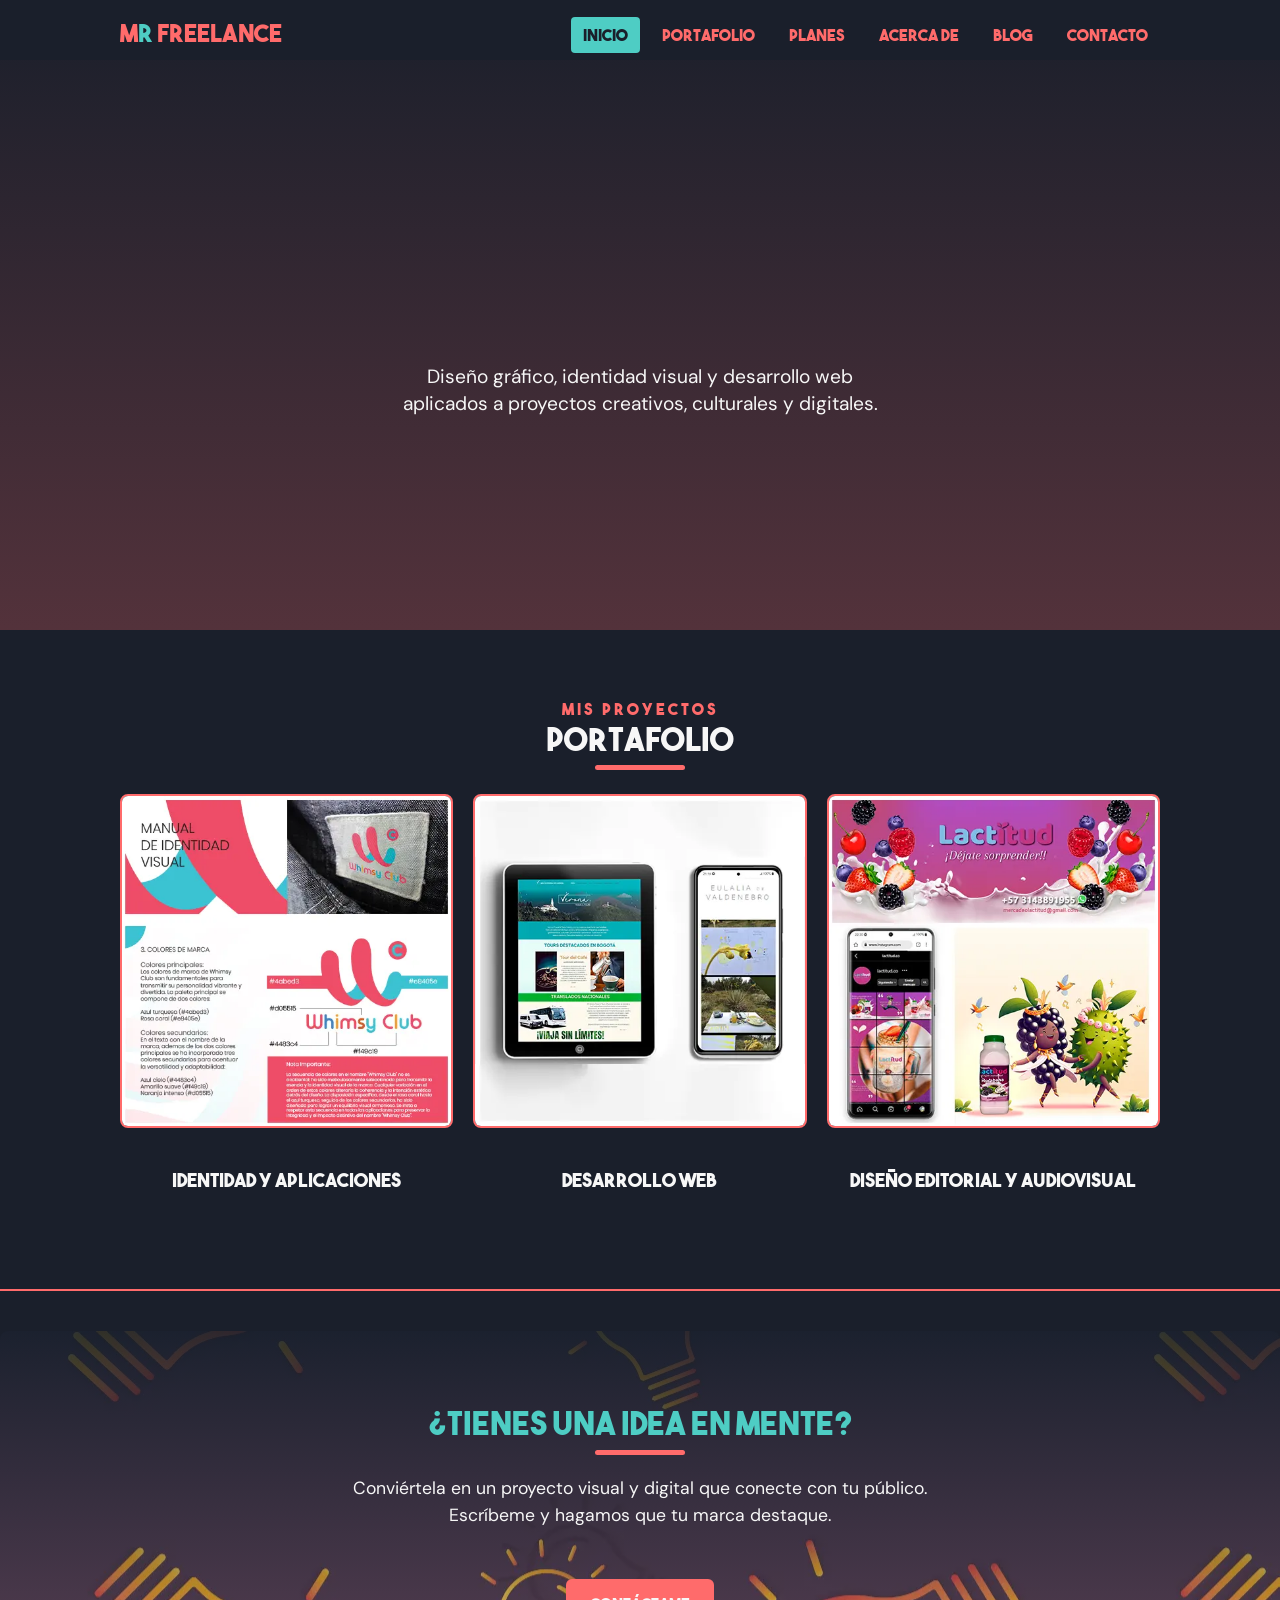
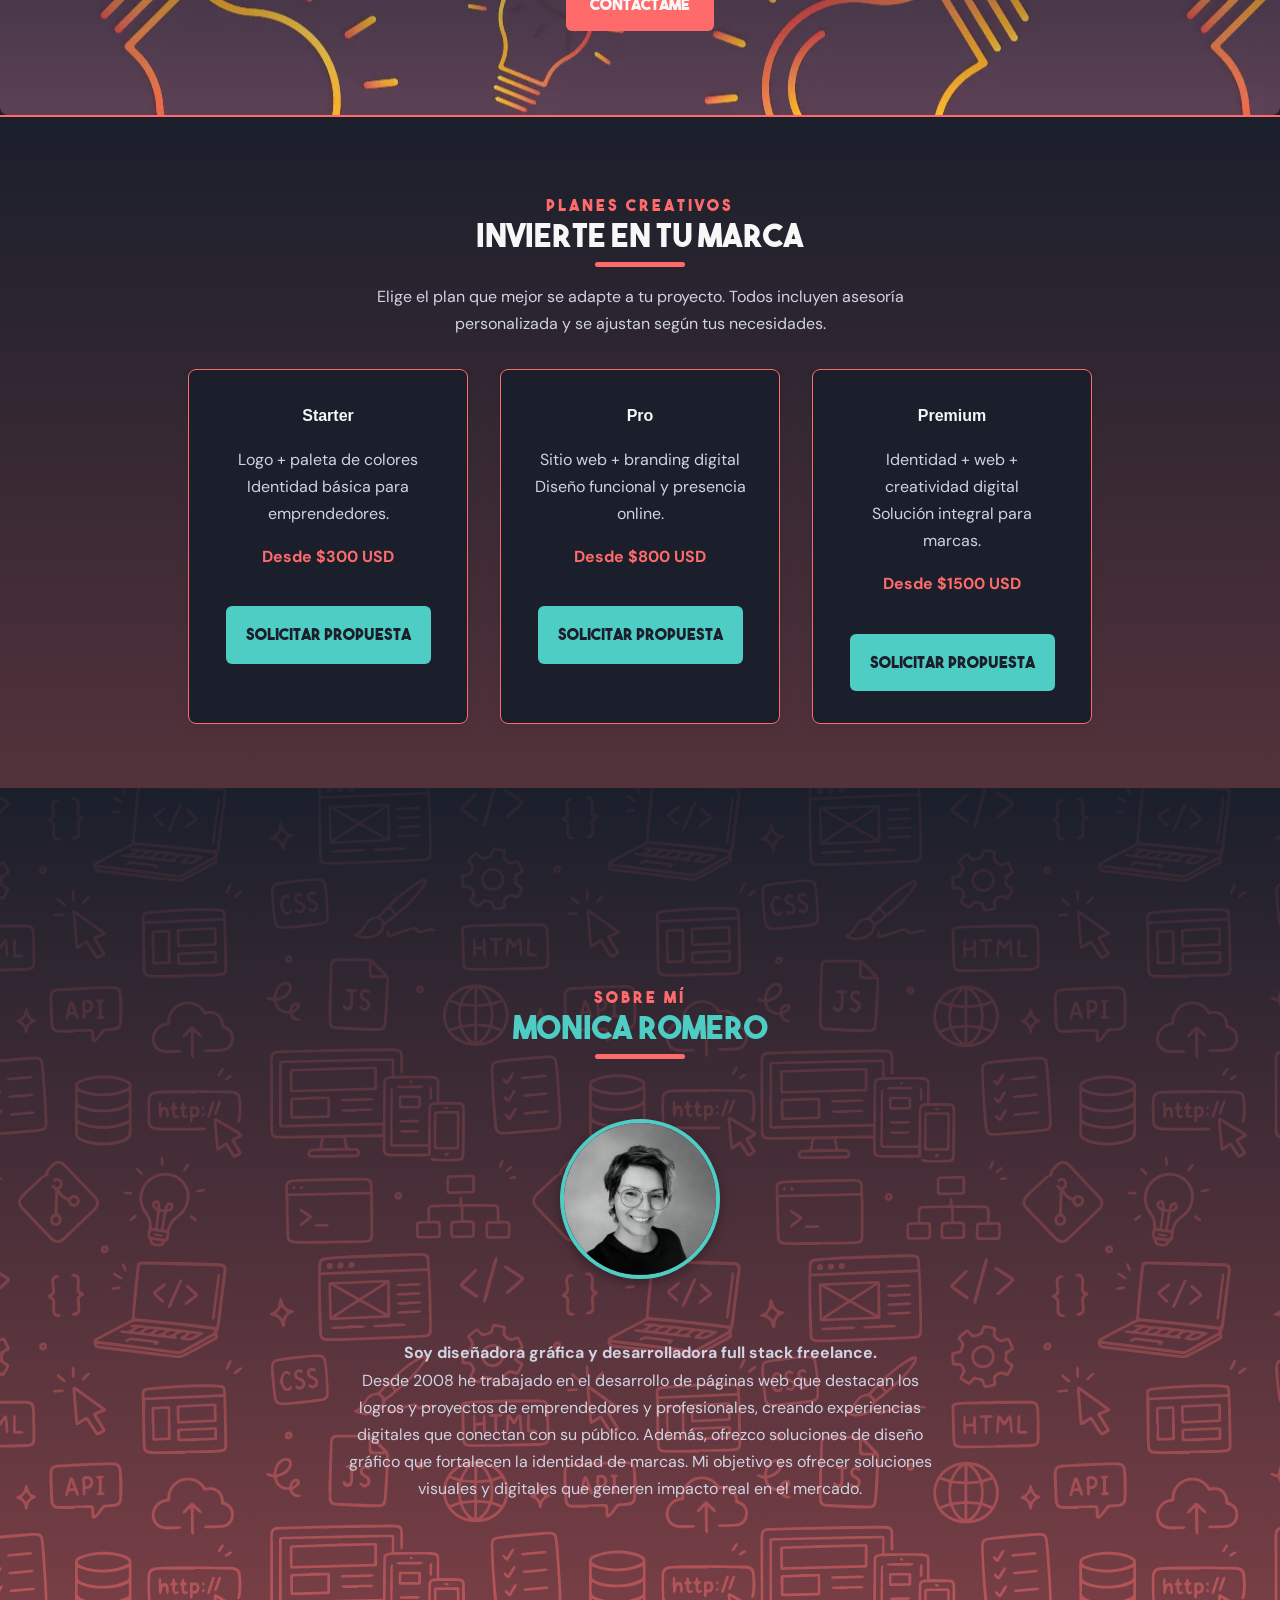
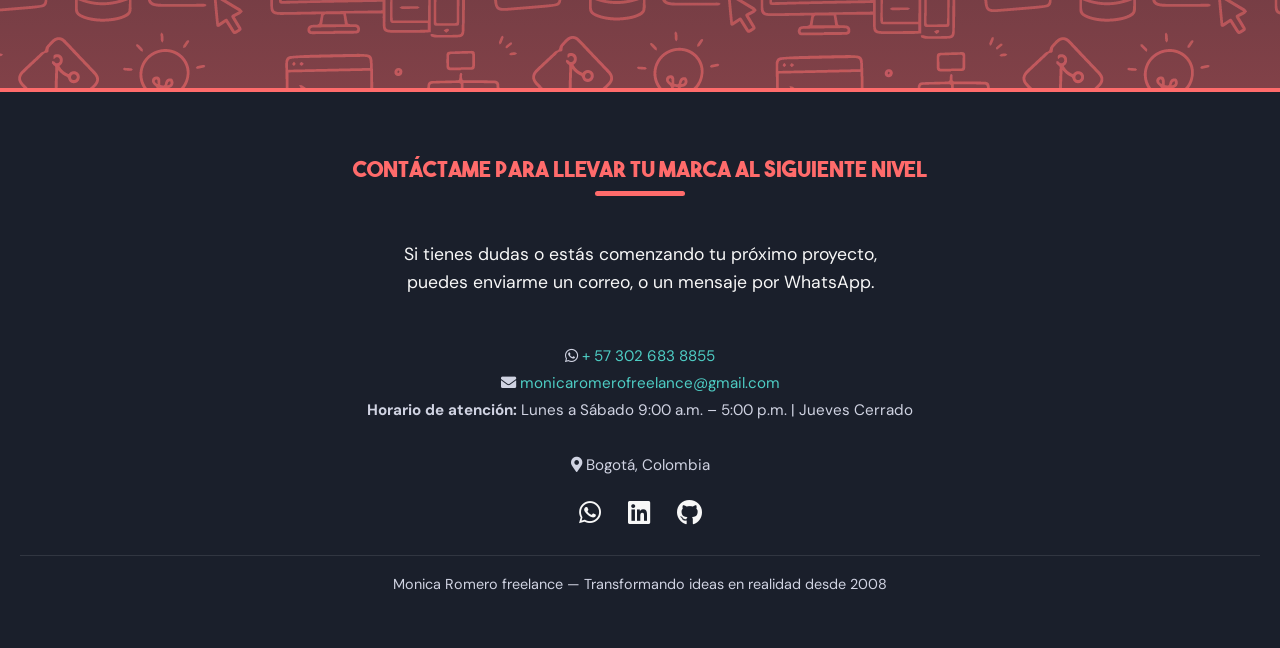
<file: index.html>
<!DOCTYPE html>
<html lang="es">
  <head>
    <meta charset="UTF-8" />
    <meta name="viewport" content="width=device-width, initial-scale=1.0" />
    <meta name="description" content="Portafolio de proyectos" />
    <link href="https://fonts.googleapis.com/css2?family=DM+Sans:wght@300;400;500&display=swap" rel="stylesheet">
    
    <link
      rel="stylesheet"
      href="https://use.fontawesome.com/releases/v5.6.1/css/all.css"
      integrity="sha384-gfdkjb5BdAXd+lj+gudLWI+BXq4IuLW5IT+brZEZsLFm++aCMlF1V92rMkPaX4PP"
      crossorigin="anonymous"
    />
    <link rel="stylesheet" href="css/style.css" />
    <link rel="stylesheet" href="css/style-responsive.css" />

      <!-- Custom Favicon -->
	<link href="img\MRfreelance-Logo-min.png" rel="shortcut icon" type="image/x-icon" />

    
    <title>MR Freelance</title>
  </head>
  <body>
    <header>
      <nav class="navbar">
        <div class="nav-container">
          <div class="logo">
            <a href="index.html">M<span>R </span>FREELANCE</a>
          </div>
          <input type="checkbox" id="menu-toggle">
          <label for="menu-toggle" class="menu-icon"><i class="fas fa-bars"></i></label>
          <ul id="main-nav" class="nav-menu">
            <li><a href="index.html"class="current">Inicio</a></li>
            <li><a href="services.html">Portafolio</a></li>
            <li><a href="index.html#hireme">Planes</a></li>
            <li><a href="index.html#about">Acerca De</a></li>
            <li><a href="blog.html">Blog</a></li>
            <li><a href="index.html#footer">Contacto</a></li>
          </ul>
        </div>
      </nav>
            
      <section class="banner-header">           

              <div class="animation-text">
                <span class="text-rotate">Monica Romero</span>
                <span class="text-rotate">Web Designer</span>
                <span class="text-rotate">Graphic Designer</span>
                <span class="text-rotate">Dev Full Stack</span>
              </div>
        <p class="banner-subtitle">
           Diseño gráfico, identidad visual y desarrollo web <br> 
          aplicados a proyectos creativos, culturales y digitales.
          </p>
       </section>       
    </header>   
    <main>
      <section id="portfolio" class="section portfolio">
        <div class="container">
          <div class="section-header">
            <h3 class="title" data-title="Mis proyectos">Portafolio</h3>
          </div>
          <div class="card-projects">
            <article class="card">
  <a href="services.html#diseno">
    <img src="img/portfolio/servicio-1.webp" alt="Diseño gráfico e identidad" />
    <h3>Identidad y aplicaciones</h3>
  </a>
</article>

<article class="card">
  <a href="services.html#web">
    <img src="img/portfolio/servicio-2.webp" alt="Desarrollo web" />
    <h3>Desarrollo web</h3>
  </a>
</article>

<article class="card">
  <a href="services.html#creatividad">
    <img src="img/portfolio/servicio-3.webp" alt="Creatividad digital" />
    <h3>Diseño editorial y audiovisual</h3>
  </a>
</article>

          </div>
        </div>
      </section>
<hr>

      <section id="hireme" class="section-hireme">
        <div class="container">
          <div class="section-header">
            <h3 class="title" >¿Tienes una idea en mente?</h3>           
            <p class="text">Conviértela en un proyecto visual y digital que conecte con tu público. 
              Escríbeme y hagamos que tu marca destaque.</p>
              
            <a href="https://wa.me/3026838855" target="_blank" class="btn">Contáctame</a>
        </div>
      </section>
<hr>
<!-- Planes -->
<section id="plans" class="section-plans">
  <div class="container">
    <div class="section-header">
      <h3 class="title" data-title="Planes Creativos">Invierte en tu marca</h3>
      <p class="text">Elige el plan que mejor se adapte a tu proyecto. 
        Todos incluyen asesoría personalizada y se ajustan según tus necesidades.</p>
    </div>

    <div class="cards-plans">
      <!-- Starter -->
      <article class="card-plans">
        <h4>Starter</h4>
        <p>Logo + paleta de colores<br>Identidad básica para emprendedores.</p>
        <p class="price">Desde $300 USD</p>
        <a href="#footer" class="btn">Solicitar propuesta</a>
      </article>

      <!-- Pro -->
      <article class="card-plans">
        <h4>Pro</h4>
        <p>Sitio web + branding digital<br>Diseño funcional y presencia online.</p>
        <p class="price">Desde $800 USD</p>
        <a href="#footer" class="btn">Solicitar propuesta</a>
      </article>

      <!-- Premium -->
      <article class="card-plans">
        <h4>Premium</h4>
        <p>Identidad + web + creatividad digital<br>Solución integral para marcas.</p>
        <p class="price">Desde $1500 USD</p>
        <a href="#footer" class="btn">Solicitar propuesta</a>
      </article>
    </div>
  </div>
</section>

      <!-- about me-->
       <section id="about" class="section-about">
  <div class="container">
    <h3 class="title" data-title="Sobre mí">Monica Romero</h3>
    <div class="footer-photo">
    <img src="img/foto.webp" alt="Monica Romero" />
  </div>
    <p class="text">
      <strong>Soy diseñadora gráfica y desarrolladora full stack freelance.</strong><br> Desde 2008 he trabajado 
      en el desarrollo de páginas web que destacan los logros y proyectos de emprendedores y profesionales, 
      creando experiencias digitales que conectan con su público.
      Además, ofrezco soluciones de diseño gráfico que fortalecen la identidad de marcas.
      Mi objetivo es ofrecer soluciones visuales y digitales que generen impacto real en el mercado.
    </p>
  </div>
</section>
<hr>


        

    </main>
    <hr>
     <footer id="footer" class="footer">
      <section class="footer-contact">
          <div class="footer-message">
          <h4 class="title">Contáctame para llevar tu marca al siguiente nivel</h4><br>
          <p class="footer-text">Si tienes dudas o estás comenzando tu próximo proyecto,<br> 
            puedes enviarme un correo, o un mensaje por WhatsApp.</strong></p><br>
          
          
        </div></section>

      <div class="footer-contact">
   
        <p><i class="fab fa-whatsapp"></i>
        <a href="https://wa.me/3026838855" target="_blank">+ 57 302 683 8855</a></p>

        <p><i class="fas fa-envelope"></i> 
        <a href="mailto:personal@gmail.com" target="_blank">monicaromerofreelance@gmail.com</a></p>
        <p><strong>Horario de atención:</strong> Lunes a Sábado 9:00 a.m. – 5:00 p.m. | Jueves Cerrado</p><br>
        <p><i class="fas fa-map-marker-alt"></i> Bogotá, Colombia</p>

        <div class="footer-social">
         <a href="https://wa.me/3026838855" target="_blank"><i class="fab fa-whatsapp"></i></a>
        <a href="https://linkedin.com/in/monicaromerofreelance/" target="_blank"><i class="fab fa-linkedin"></i></a>
        <a href="https://github.com/NikaMonroes" target="_blank"><i class="fab fa-github"></i></a>
        </div>
  
      </div>  
             

  <div class="footer-identity">
    <p>Monica Romero freelance — Transformando ideas en realidad desde 2008</p>
  </div>
</footer>
  </body>
</html>
</file>
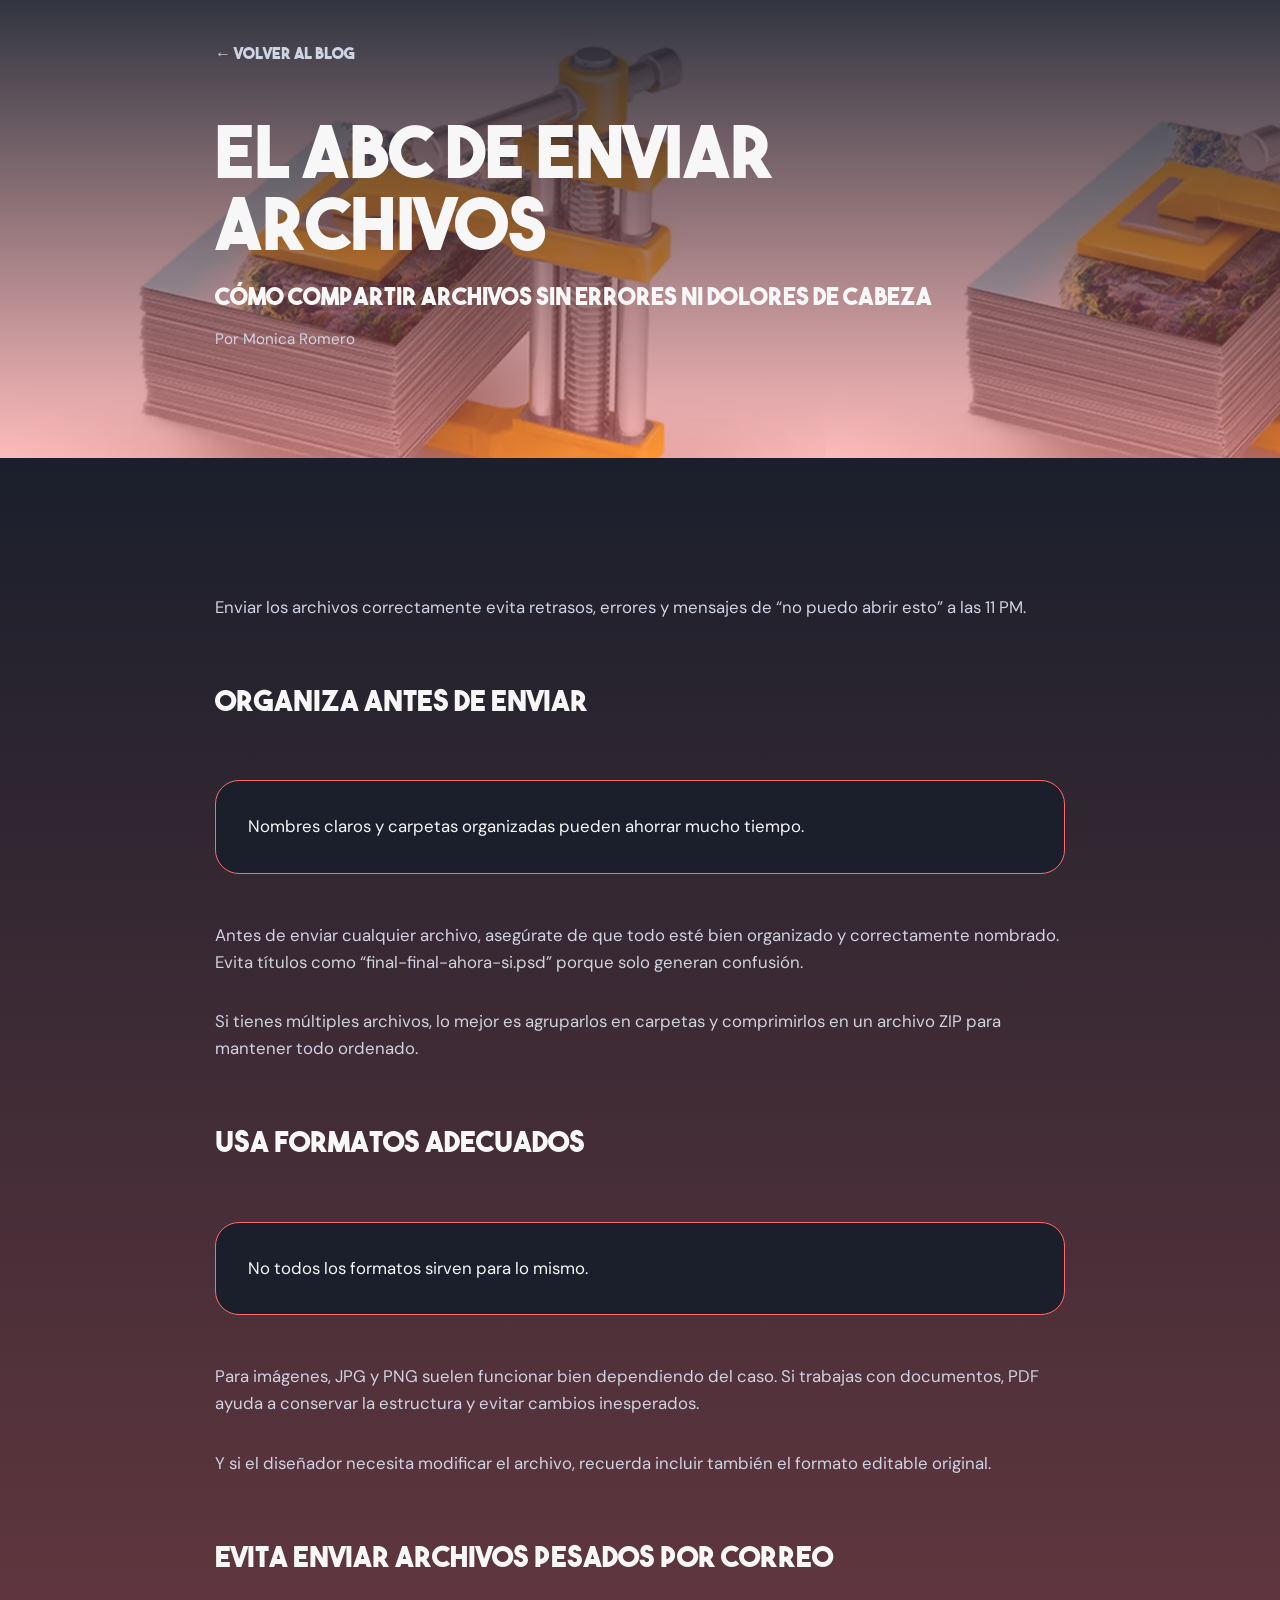
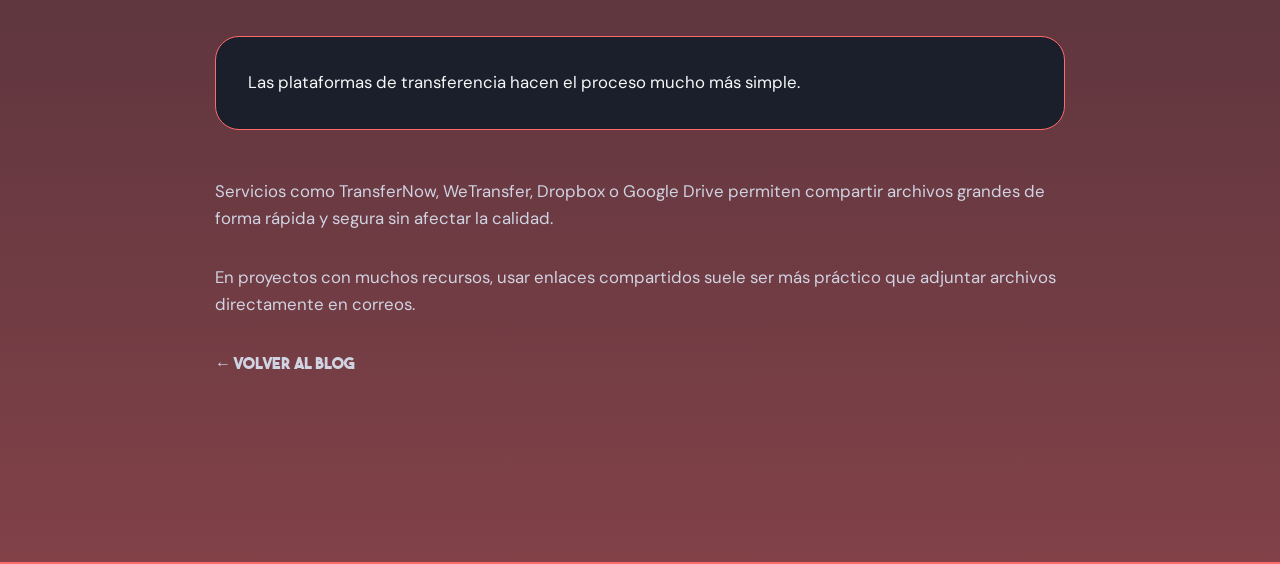
<file: abc-archivos.html>
<!DOCTYPE html>
<html lang="es">
  <head>
    <meta charset="UTF-8" />
    <meta name="viewport" content="width=device-width, initial-scale=1.0" />
    <meta name="description" content="Portafolio de proyectos" />
    <link href="https://fonts.googleapis.com/css2?family=DM+Sans:wght@300;400;500&display=swap" rel="stylesheet">
    
    <link
      rel="stylesheet"
      href="https://use.fontawesome.com/releases/v5.6.1/css/all.css"
      integrity="sha384-gfdkjb5BdAXd+lj+gudLWI+BXq4IuLW5IT+brZEZsLFm++aCMlF1V92rMkPaX4PP"
      crossorigin="anonymous"
    />
    <link rel="stylesheet" href="css/style.css" />
    <link rel="stylesheet" href="css/style-responsive.css" />

      <!-- Custom Favicon -->
	<link href="img\MRfreelance-Logo-min.png" rel="shortcut icon" type="image/x-icon" />

    
    <title>MR Freelance</title>
  </head>

<body>
    <section class="banner-blog2">
        <div class="blog-article"> 


            <a href="blog.html#blog" class="back-link">                
            ← Volver al blog
            </a>

            <header class="article-header">

            <h1 class="article-title">
                El ABC de enviar archivos
            </h1>
            <h2>
                Cómo compartir archivos sin errores ni dolores de cabeza
            </h2>

            <p class="article-meta">
                Por Monica Romero 
            </p>

            </header>
        </div>
    </section>

  <main>
    <section class="section-blog">
        <div class="blog-article">
    

            <article class="article-content">

            <p>
               Enviar los archivos correctamente evita retrasos,
errores y mensajes de “no puedo abrir esto” a las 11 PM.
            </p>

            <h2>Organiza antes de enviar</h2>

                <div class="highlight-box">
                <p>
                    Nombres claros y carpetas organizadas pueden ahorrar mucho tiempo.
                </p>
                </div>

                <p>
                Antes de enviar cualquier archivo, asegúrate de que todo esté bien organizado y correctamente nombrado. Evita títulos como “final-final-ahora-si.psd” porque solo generan confusión.
                </p>

                <p>
                Si tienes múltiples archivos, lo mejor es agruparlos en carpetas y comprimirlos en un archivo ZIP para mantener todo ordenado.
                </p>

            <h2>Usa formatos adecuados</h2>

                <div class="highlight-box">
                <p>
                    No todos los formatos sirven para lo mismo.
                </p>
                </div>

                <p>
                Para imágenes, JPG y PNG suelen funcionar bien dependiendo del caso. Si trabajas con documentos, PDF ayuda a conservar la estructura y evitar cambios inesperados.
                </p>

                <p>
                Y si el diseñador necesita modificar el archivo, recuerda incluir también el formato editable original.
                </p>

            <h2>Evita enviar archivos pesados por correo</h2>

            <div class="highlight-box">
            <p>
                Las plataformas de transferencia hacen el proceso mucho más simple.
            </p>
            </div>

            <p>
            Servicios como TransferNow, WeTransfer, Dropbox o Google Drive permiten compartir archivos grandes de forma rápida y segura sin afectar la calidad.
            </p>

            <p>
            En proyectos con muchos recursos, usar enlaces compartidos suele ser más práctico que adjuntar archivos directamente en correos.
            </p>
            <a href="blog.html#blog" class="back-link">
                
            ← Volver al blog
            </a>

            </article>
        </div>
    </section>

    <hr>


  </main>

</body>

</html>
</file>
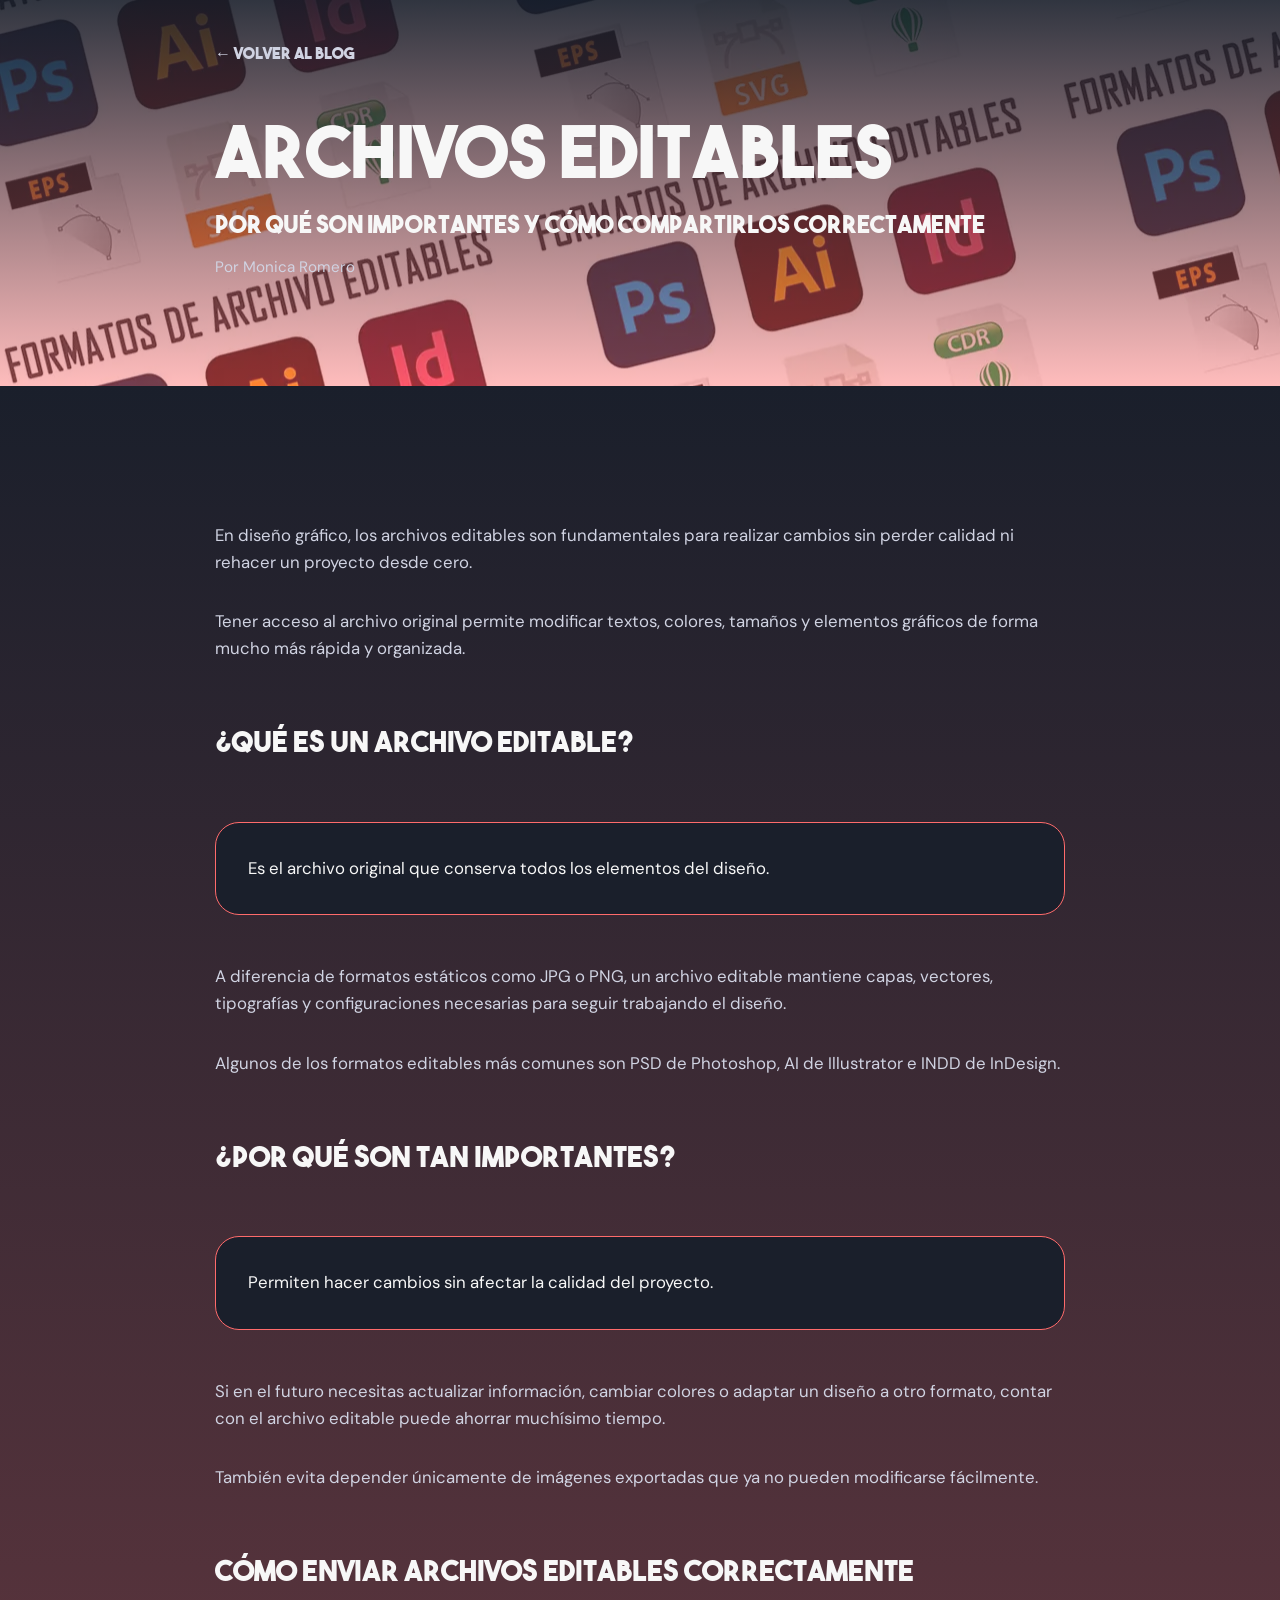
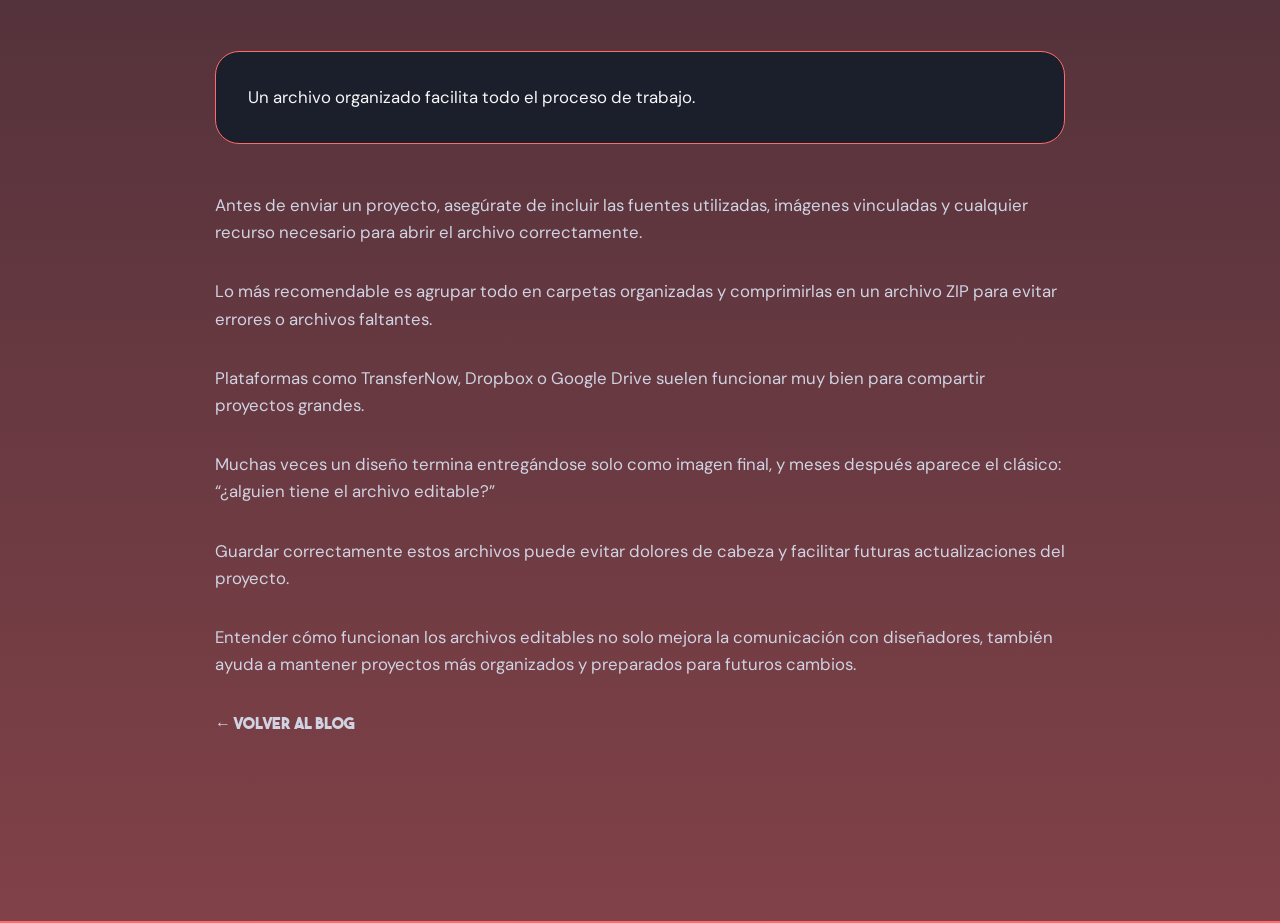
<file: archivos-editables.html>
<!DOCTYPE html>
<html lang="es">
  <head>
    <meta charset="UTF-8" />
    <meta name="viewport" content="width=device-width, initial-scale=1.0" />
    <meta name="description" content="Portafolio de proyectos" />
    <link href="https://fonts.googleapis.com/css2?family=DM+Sans:wght@300;400;500&display=swap" rel="stylesheet">
    
    <link
      rel="stylesheet"
      href="https://use.fontawesome.com/releases/v5.6.1/css/all.css"
      integrity="sha384-gfdkjb5BdAXd+lj+gudLWI+BXq4IuLW5IT+brZEZsLFm++aCMlF1V92rMkPaX4PP"
      crossorigin="anonymous"
    />
    <link rel="stylesheet" href="css/style.css" />
    <link rel="stylesheet" href="css/style-responsive.css" />

      <!-- Custom Favicon -->
	<link href="img\MRfreelance-Logo-min.png" rel="shortcut icon" type="image/x-icon" />

    
    <title>MR Freelance</title>
  </head>

<body>
    <section class="banner-blog5">
        <div class="blog-article"> 


            <a href="blog.html#blog" class="back-link">                
            ← Volver al blog
            </a>

            <header class="article-header">

            <h1 class="article-title">
                Archivos editables
            </h1>
            <h2>
                Por qué son importantes y cómo compartirlos correctamente
            </h2>

            <p class="article-meta">
                Por Monica Romero 
            </p>

            </header>
        </div>
    </section>

  <main>
    <section class="section-blog">
        <div class="blog-article">
    

            <article class="article-content">

            <p>
            En diseño gráfico, los archivos editables son fundamentales para realizar cambios sin perder calidad ni rehacer un proyecto desde cero.
            </p>

            <p>
            Tener acceso al archivo original permite modificar textos, colores, tamaños y elementos gráficos de forma mucho más rápida y organizada.
            </p>

            <h2>¿Qué es un archivo editable?</h2>

            <div class="highlight-box">
            <p>
                Es el archivo original que conserva todos los elementos del diseño.
            </p>
            </div>

            <p>
            A diferencia de formatos estáticos como JPG o PNG, un archivo editable mantiene capas, vectores, tipografías y configuraciones necesarias para seguir trabajando el diseño.
            </p>

            <p>
            Algunos de los formatos editables más comunes son PSD de Photoshop, AI de Illustrator e INDD de InDesign.
            </p>

            <h2>¿Por qué son tan importantes?</h2>

            <div class="highlight-box">
            <p>
                Permiten hacer cambios sin afectar la calidad del proyecto.
            </p>
            </div>

            <p>
            Si en el futuro necesitas actualizar información, cambiar colores o adaptar un diseño a otro formato, contar con el archivo editable puede ahorrar muchísimo tiempo.
            </p>

            <p>
            También evita depender únicamente de imágenes exportadas que ya no pueden modificarse fácilmente.
            </p>

            <h2>Cómo enviar archivos editables correctamente</h2>

            <div class="highlight-box">
            <p>
                Un archivo organizado facilita todo el proceso de trabajo.
            </p>
            </div>

            <p>
            Antes de enviar un proyecto, asegúrate de incluir las fuentes utilizadas, imágenes vinculadas y cualquier recurso necesario para abrir el archivo correctamente.
            </p>

            <p>
            Lo más recomendable es agrupar todo en carpetas organizadas y comprimirlas en un archivo ZIP para evitar errores o archivos faltantes.
            </p>

            <p>
            Plataformas como TransferNow, Dropbox o Google Drive suelen funcionar muy bien para compartir proyectos grandes.
            </p>
            <p>
            Muchas veces un diseño termina entregándose solo como imagen final, y meses después aparece el clásico:
            “¿alguien tiene el archivo editable?”
            </p>

            <p>
            Guardar correctamente estos archivos puede evitar dolores de cabeza y facilitar futuras actualizaciones del proyecto.
            </p>
            <p>
            Entender cómo funcionan los archivos editables no solo mejora la comunicación con diseñadores, también ayuda a mantener proyectos más organizados y preparados para futuros cambios.
            </p>
            <a href="blog.html#blog" class="back-link">
                
            ← Volver al blog
            </a>

            </article>
        </div>
    </section>

    <hr>


  </main>

</body>

</html>
</file>
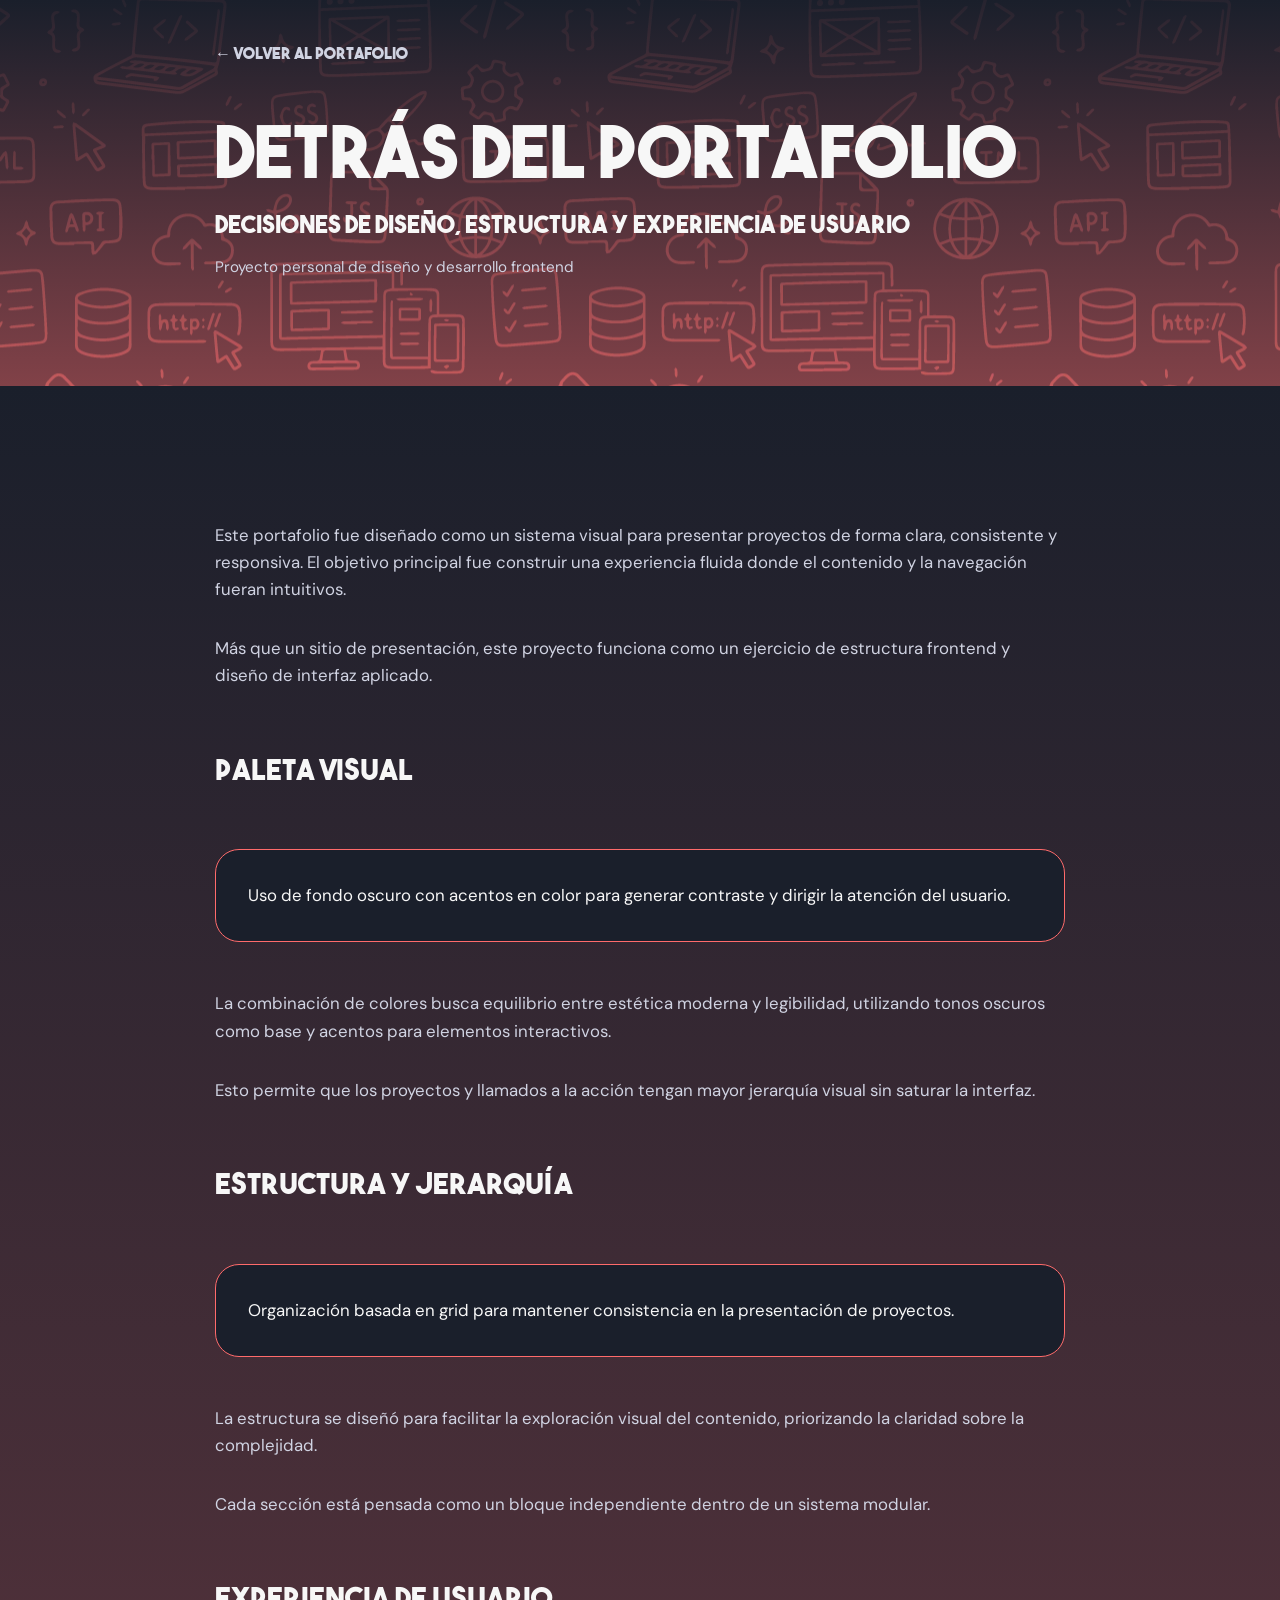
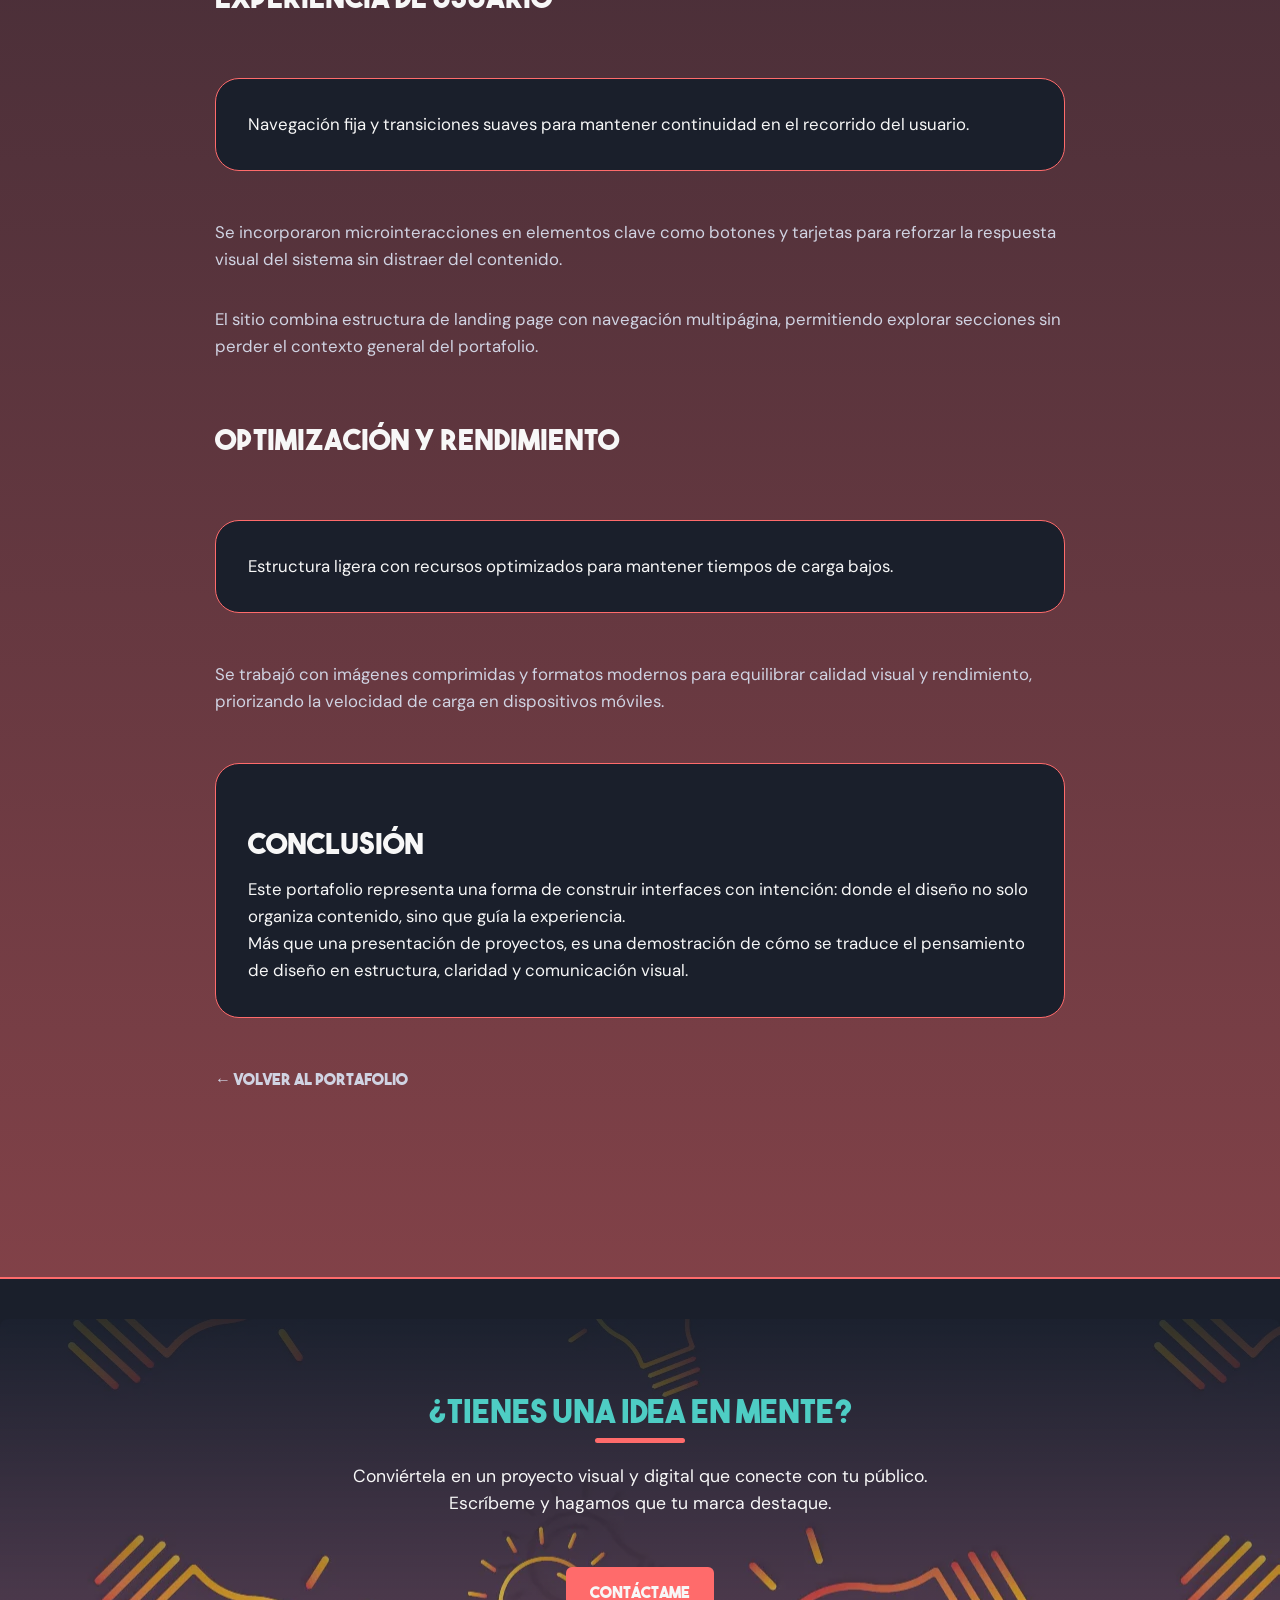
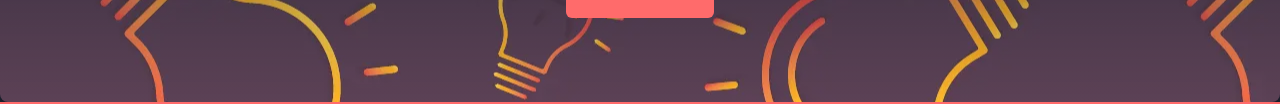
<file: behind-the-portfolio.html>
<!DOCTYPE html>
<html lang="es">
  <head>
    <meta charset="UTF-8" />
    <meta name="viewport" content="width=device-width, initial-scale=1.0" />
    <meta name="description" content="Detrás del portafolio - proceso de diseño y desarrollo" />

    <link href="https://fonts.googleapis.com/css2?family=DM+Sans:wght@300;400;500&display=swap" rel="stylesheet">

    <link
      rel="stylesheet"
      href="https://use.fontawesome.com/releases/v5.6.1/css/all.css"
      crossorigin="anonymous"
    />

    <link rel="stylesheet" href="css/style.css" />
    <link rel="stylesheet" href="css/style-responsive.css" />

    <link href="img/MRfreelance-Logo-min.png" rel="shortcut icon" type="image/x-icon" />

    <title>Detrás del portafolio | MR Freelance</title>
  </head>

  <body>

    <!-- BANNER -->
    <section class="banner-behind">
      <div class="blog-article">

        <a href="services.html#web" class="back-link">
          ← Volver al Portafolio
        </a>

        <header class="article-header">

          <h1 class="article-title">
            Detrás del portafolio
          </h1>

          <h2>
            Decisiones de diseño, estructura y experiencia de usuario
          </h2>

          <p class="article-meta">
            Proyecto personal de diseño y desarrollo frontend
          </p>

        </header>

      </div>
    </section>

    <!-- CONTENIDO -->
    <main>

      <section class="section-blog">
        <div class="blog-article">

          <article class="article-content">

            <p>
              Este portafolio fue diseñado como un sistema visual para presentar proyectos de forma clara, consistente y responsiva. 
              El objetivo principal fue construir una experiencia fluida donde el contenido y la navegación fueran intuitivos.
            </p>

            <p>
              Más que un sitio de presentación, este proyecto funciona como un ejercicio de estructura frontend y diseño de interfaz aplicado.
            </p>

            <h2>Paleta visual</h2>

            <div class="highlight-box">
              <p>
                Uso de fondo oscuro con acentos en color para generar contraste y dirigir la atención del usuario.
              </p>
            </div>

            <p>
              La combinación de colores busca equilibrio entre estética moderna y legibilidad, utilizando tonos oscuros como base y acentos para elementos interactivos.
            </p>

            <p>
              Esto permite que los proyectos y llamados a la acción tengan mayor jerarquía visual sin saturar la interfaz.
            </p>

            <h2>Estructura y jerarquía</h2>

            <div class="highlight-box">
              <p>
                Organización basada en grid para mantener consistencia en la presentación de proyectos.
              </p>
            </div>

            <p>
              La estructura se diseñó para facilitar la exploración visual del contenido, priorizando la claridad sobre la complejidad.
            </p>

            <p>
              Cada sección está pensada como un bloque independiente dentro de un sistema modular.
            </p>

            <h2>Experiencia de usuario</h2>

            <div class="highlight-box">
            <p>
                Navegación fija y transiciones suaves para mantener continuidad en el recorrido del usuario.
            </p>
            </div>

            <p>
            Se incorporaron microinteracciones en elementos clave como botones y tarjetas para reforzar la respuesta visual del sistema sin distraer del contenido.
            </p>

            <p>
            El sitio combina estructura de landing page con navegación multipágina, permitiendo explorar secciones sin perder el contexto general del portafolio.
            </p>

            <h2>Optimización y rendimiento</h2>

            <div class="highlight-box">
            <p>
                Estructura ligera con recursos optimizados para mantener tiempos de carga bajos.
            </p>
            </div>

            <p>
            Se trabajó con imágenes comprimidas y formatos modernos para equilibrar calidad visual y 
            rendimiento, priorizando la velocidad de carga en dispositivos móviles.
            </p>
            <div class="highlight-box">
            <h2>Conclusión</h2>

            <p>
            Este portafolio representa una forma de construir interfaces con intención: 
            donde el diseño no solo organiza contenido, sino que guía la experiencia.
            </p>
  
            <p>
           Más que una presentación de proyectos, es una demostración de cómo se traduce 
           el pensamiento de diseño en estructura, claridad y comunicación visual.
            </p>
            


          </div>  


            <a href="services.html#web" class="back-link">
              ← Volver al Portafolio
            </a>

          </article>

        </div>
      </section><hr>

      <section id="hireme" class="section-hireme">
        <div class="container">
          <div class="section-header">
            <h3 class="title" >¿Tienes una idea en mente?</h3>           
            <p class="text">Conviértela en un proyecto visual y digital que conecte con tu público. 
              Escríbeme y hagamos que tu marca destaque.</p>
              
            <a href="https://wa.me/3026838855" target="_blank" class="btn">Contáctame</a>
        </div>
      </section>

      <hr>

    </main>

  </body>
</html>
</file>
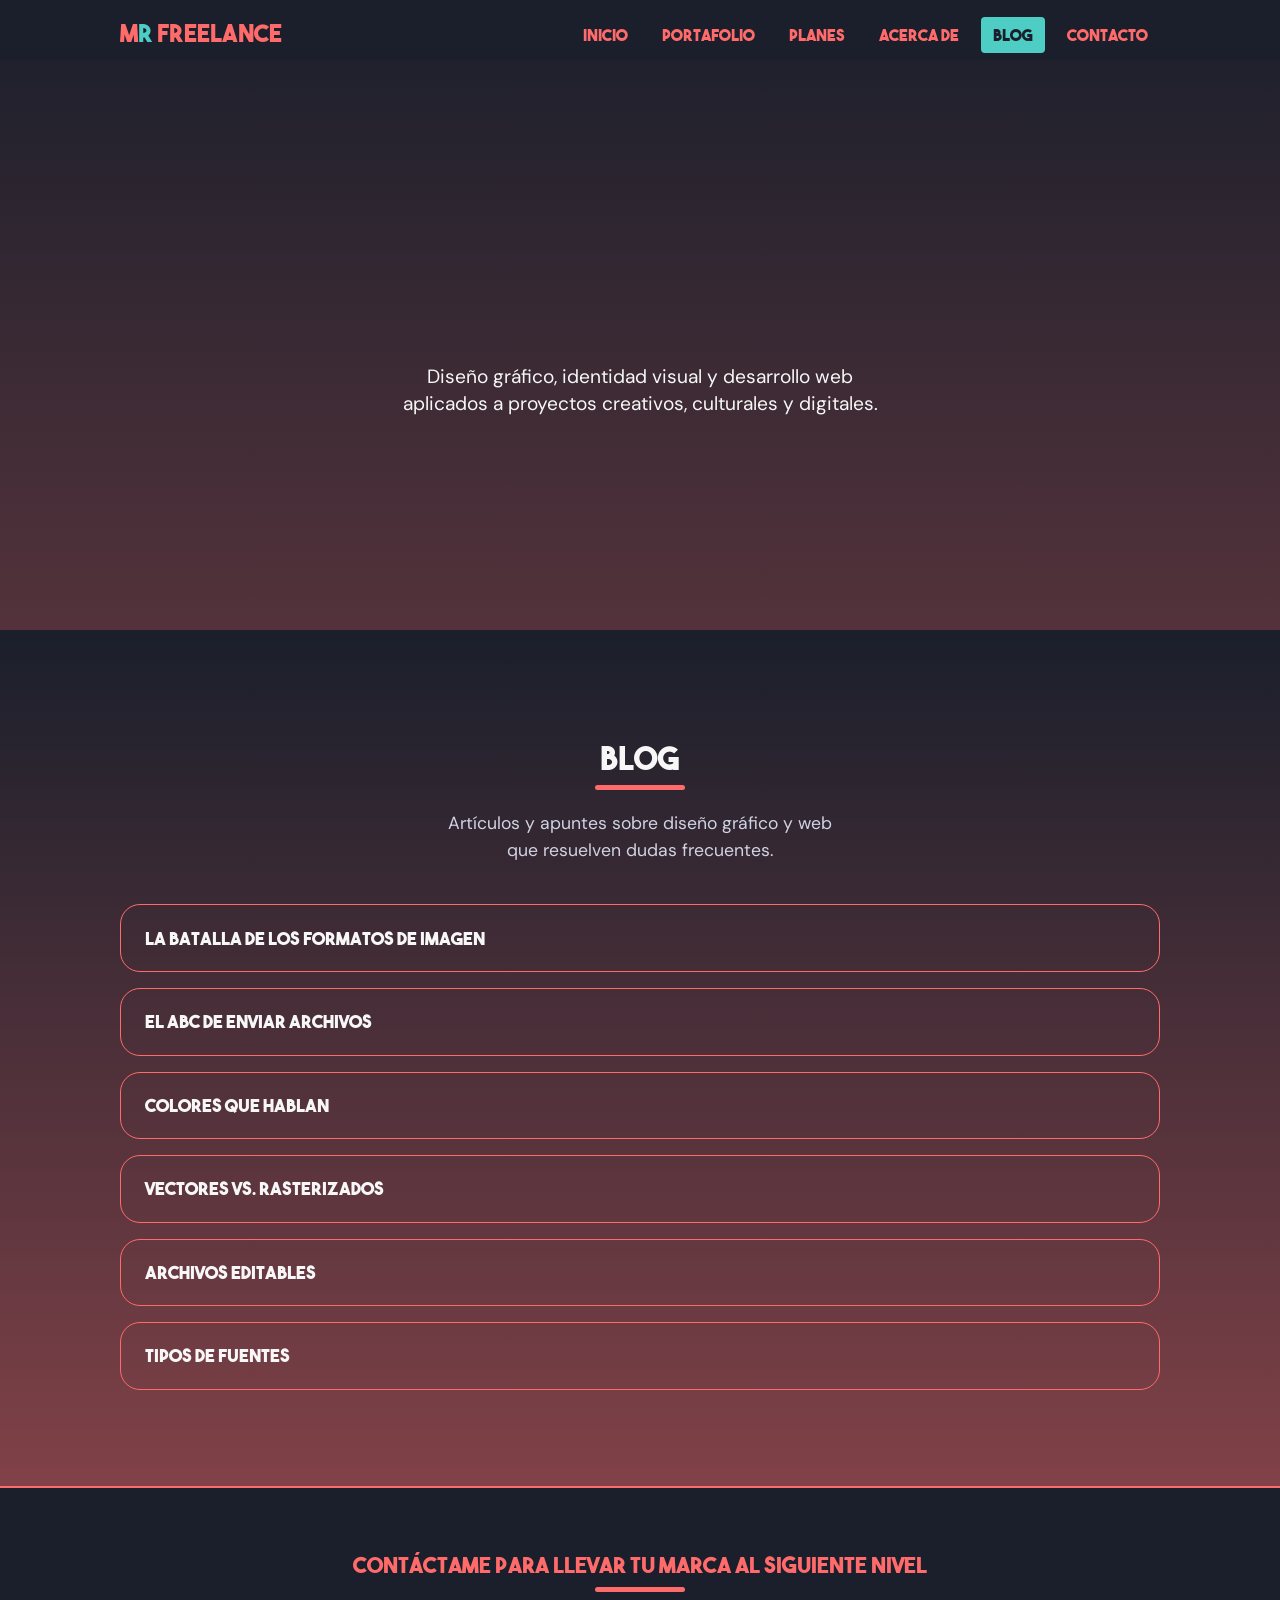
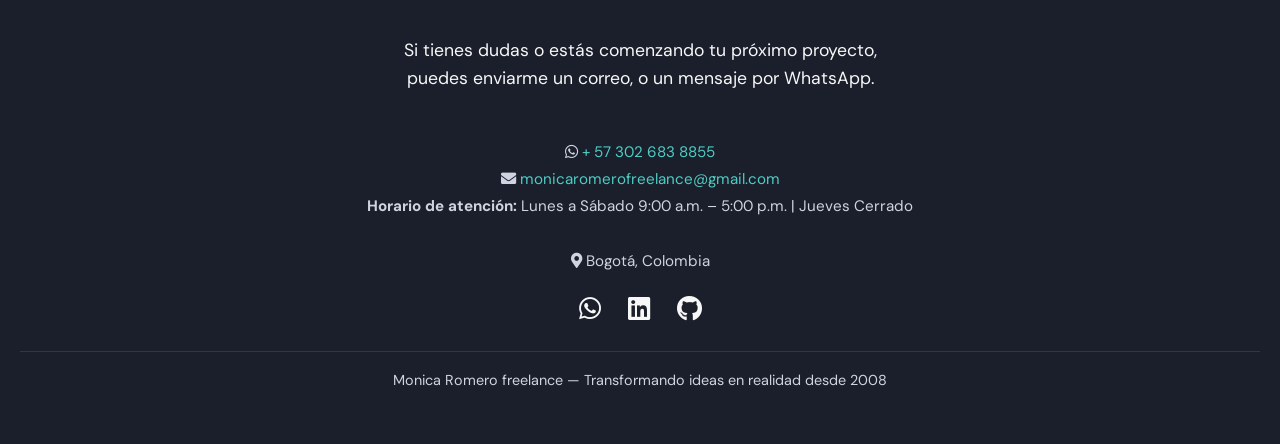
<file: blog.html>
<!DOCTYPE html>
<html lang="es">
  <head>
    <meta charset="UTF-8" />
    <meta name="viewport" content="width=device-width, initial-scale=1.0" />
    <meta name="description" content="Portafolio de proyectos" />
    <link href="https://fonts.googleapis.com/css2?family=DM+Sans:wght@300;400;500&display=swap" rel="stylesheet">
    
    <link
      rel="stylesheet"
      href="https://use.fontawesome.com/releases/v5.6.1/css/all.css"
      integrity="sha384-gfdkjb5BdAXd+lj+gudLWI+BXq4IuLW5IT+brZEZsLFm++aCMlF1V92rMkPaX4PP"
      crossorigin="anonymous"
    />
    <link rel="stylesheet" href="css/style.css" />
    <link rel="stylesheet" href="css/style-responsive.css" />

      <!-- Custom Favicon -->
	<link href="img\MRfreelance-Logo-min.png" rel="shortcut icon" type="image/x-icon" />

    
    <title>MR Freelance</title>
  </head>
  <body>
    <header>
      <nav class="navbar">
        <div class="nav-container">
          <div class="logo">
            <a href="index.html">M<span>R </span>FREELANCE</a>
          </div>
          <input type="checkbox" id="menu-toggle">
          <label for="menu-toggle" class="menu-icon"><i class="fas fa-bars"></i></label>
          <ul id="main-nav" class="nav-menu">
            <li><a href="index.html"">Inicio</a></li>
            <li><a href="services.html">Portafolio</a></li>
          
            <li><a href="index.html#plans">Planes</a></li>
            <li><a href="index.html#about">Acerca De</a></li>
            <li><a href="blog.html" class="current">Blog</a></li>
            <li><a href="#footer">Contacto</a></li>  
           </div>
      </nav>
        <section class="banner-header">           

              <div class="animation-text">
                <span class="text-rotate">Monica Romero</span>
                <span class="text-rotate">Web Designer</span>
                <span class="text-rotate">Graphic Designer</span>
                <span class="text-rotate">Dev Full Stack</span>
              </div>
              <p class="banner-subtitle">
              Diseño gráfico, identidad visual y desarrollo web <br> 
              aplicados a proyectos creativos, culturales y digitales.
              </p>
        </section>        
  
    </header>  

    <main>
        <section id="blog" class="section-blog">

  <div class="container">

    <h2 class="title">Blog</h2>

    <p class="blog-intro">
      Artículos y apuntes sobre diseño gráfico y web <br>que resuelven dudas frecuentes.
    </p>

    <div class="blog-list">

      <details class="blog-item">
        <summary>
          La batalla de los formatos de imagen
        </summary>

        <p>
          Diferencias, ventajas y usos recomendados para cada formato
          al trabajar en proyectos gráficos y web.<br>
          <a href="formatos-imagen.html" class="blog-link">Continuar leyendo →</a>
        </p>
      </details>

      <details class="blog-item">
        <summary>
          El ABC de enviar archivos
        </summary>

        <p>
          Consejos básicos para compartir archivos correctamente
          y evitar errores comunes en diseño y producción.<br>
          <a href="abc-archivos.html" class="blog-link">Continuar leyendo →</a>
        </p>
      </details>

      <details class="blog-item">
        <summary>
          Colores que hablan
        </summary>
        <p>
          Cómo construir una paleta visual coherente
          para transmitir mejor la identidad de un proyecto.<br>
          <a href="colores-que-hablan.html" class="blog-link">Continuar leyendo →</a>
        </p>
      </details>
      <details class="blog-item">
        <summary>
          Vectores vs. Rasterizados
        </summary>
        <p>
          Qué diferencias existen y cuándo conviene usar cada formato<br>
          <a href="vector-vs-raster.html" class="blog-link">Continuar leyendo →</a>
        </p>
      </details>
      <details class="blog-item">
        <summary>
          Archivos editables
        </summary>
        <p>
          Por qué son importantes y cómo compartirlos correctamente<br>
          <a href="archivos-editables.html" class="blog-link">Continuar leyendo →</a>
        </p>
      </details>
      <details class="blog-item">
        <summary>
          Tipos de fuentes
        </summary>
        <p>
          Cómo elegir la tipografía adecuada para cada proyecto<br>
          <a href="tipos-de-fuentes.html" class="blog-link">Continuar leyendo →</a>
        </p>
      </details>
    </div>

  </div>

</section>
    </main>
    <hr>
     <footer id="footer" class="footer">
      <section class="footer-contact">
          <div class="footer-message">
          <h4 class="title">Contáctame para llevar tu marca al siguiente nivel</h4><br>
          <p class="footer-text">Si tienes dudas o estás comenzando tu próximo proyecto,<br> 
            puedes enviarme un correo, o un mensaje por WhatsApp.</strong></p><br>
          
          
        </div></section>

      <div class="footer-contact">
   
        <p><i class="fab fa-whatsapp"></i>
        <a href="https://wa.me/3026838855" target="_blank">+ 57 302 683 8855</a></p>

        <p><i class="fas fa-envelope"></i> 
        <a href="mailto:personal@gmail.com" target="_blank">monicaromerofreelance@gmail.com</a></p>
        <p><strong>Horario de atención:</strong> Lunes a Sábado 9:00 a.m. – 5:00 p.m. | Jueves Cerrado</p><br>
        <p><i class="fas fa-map-marker-alt"></i> Bogotá, Colombia</p>

        <div class="footer-social">
         <a href="https://wa.me/3026838855" target="_blank"><i class="fab fa-whatsapp"></i></a>
        <a href="https://linkedin.com/in/monicaromerofreelance/" target="_blank"><i class="fab fa-linkedin"></i></a>
        <a href="https://github.com/NikaMonroes" target="_blank"><i class="fab fa-github"></i></a>
        </div>
  
      </div>  
             

  <div class="footer-identity">
    <p>Monica Romero freelance — Transformando ideas en realidad desde 2008</p>
  </div>
</footer>
  </body>
</html>
</file>
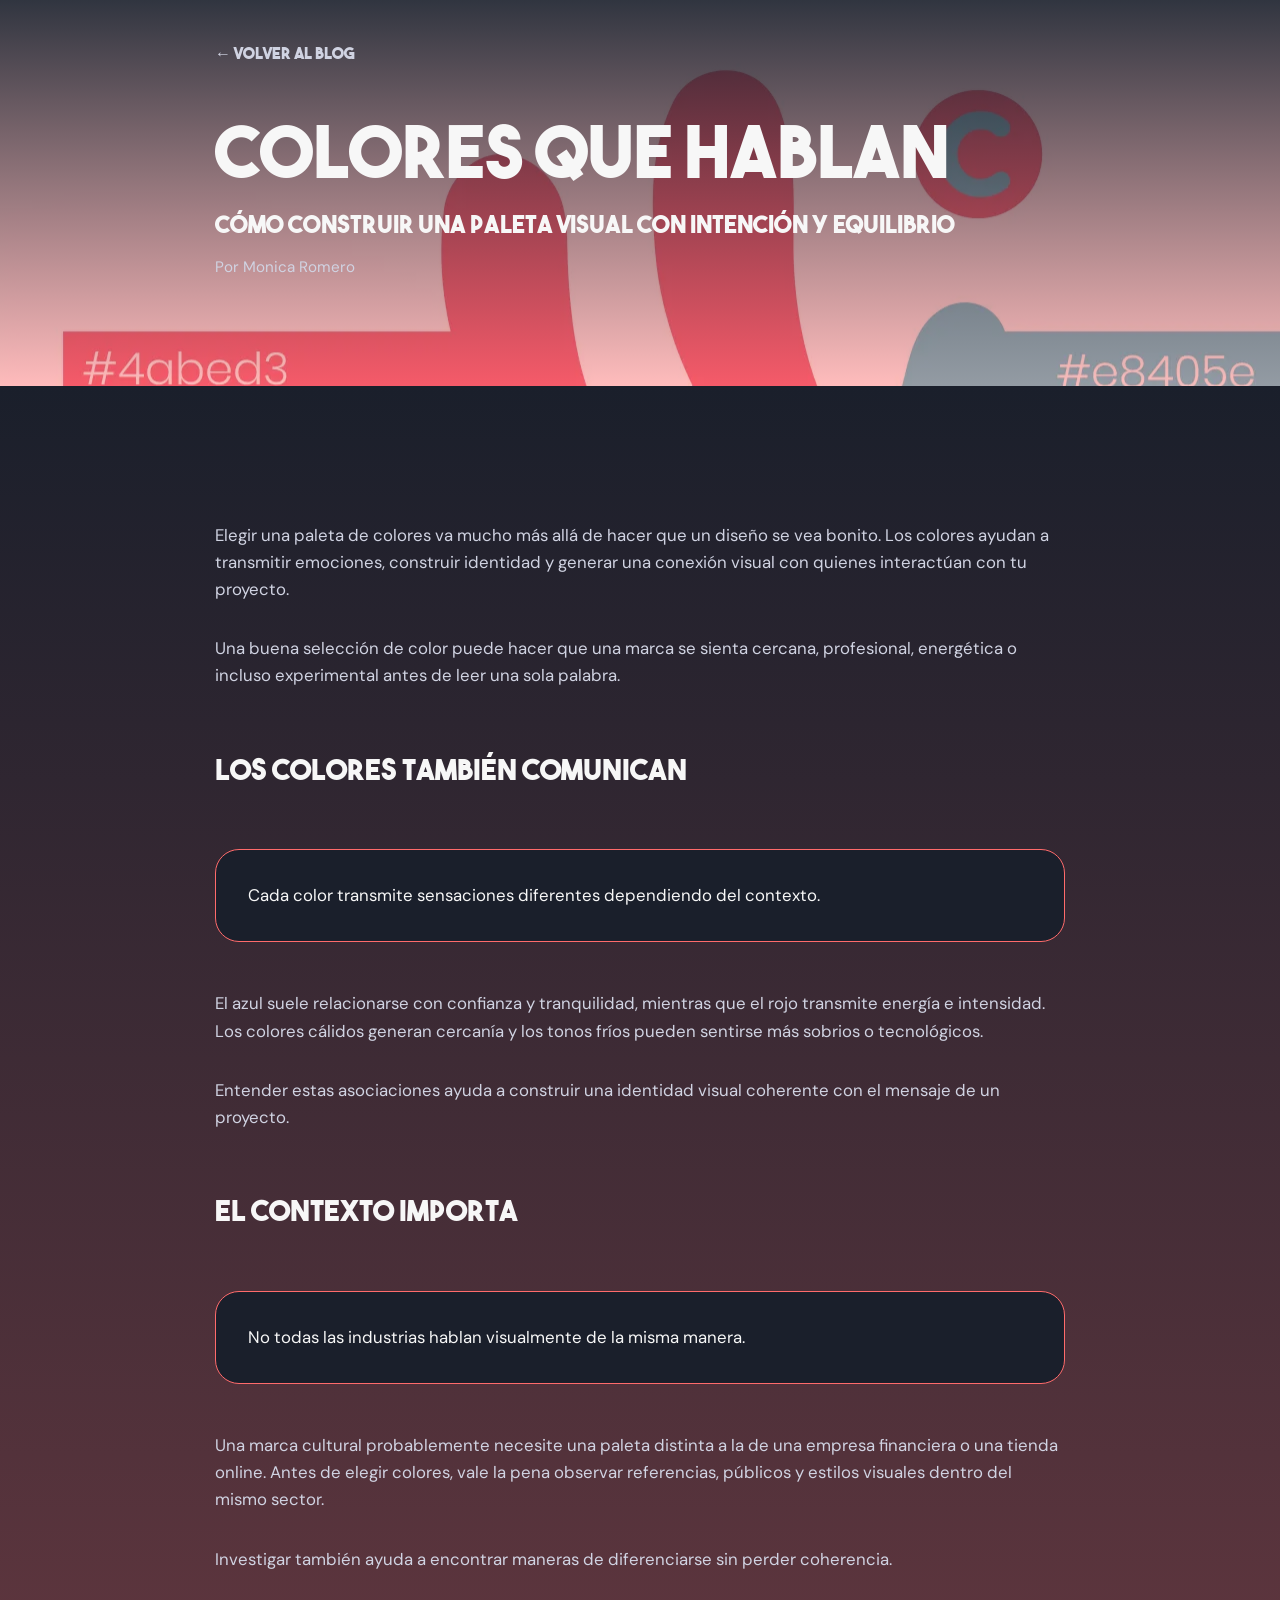
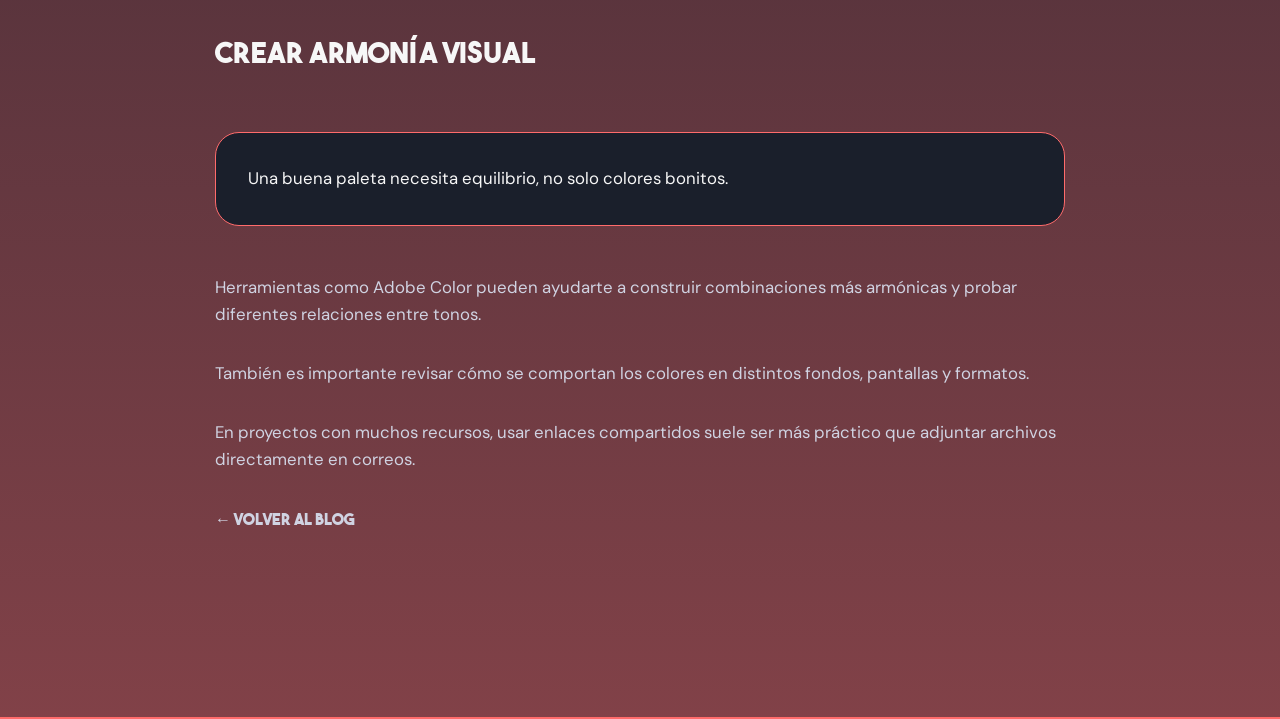
<file: colores-que-hablan.html>
<!DOCTYPE html>
<html lang="es">
  <head>
    <meta charset="UTF-8" />
    <meta name="viewport" content="width=device-width, initial-scale=1.0" />
    <meta name="description" content="Portafolio de proyectos" />
    <link href="https://fonts.googleapis.com/css2?family=DM+Sans:wght@300;400;500&display=swap" rel="stylesheet">
    
    <link
      rel="stylesheet"
      href="https://use.fontawesome.com/releases/v5.6.1/css/all.css"
      integrity="sha384-gfdkjb5BdAXd+lj+gudLWI+BXq4IuLW5IT+brZEZsLFm++aCMlF1V92rMkPaX4PP"
      crossorigin="anonymous"
    />
    <link rel="stylesheet" href="css/style.css" />
    <link rel="stylesheet" href="css/style-responsive.css" />

      <!-- Custom Favicon -->
	<link href="img\MRfreelance-Logo-min.png" rel="shortcut icon" type="image/x-icon" />

    
    <title>MR Freelance</title>
  </head>

<body>
    <section class="banner-blog3">
        <div class="blog-article"> 


            <a href="blog.html#blog" class="back-link">                
            ← Volver al blog
            </a>

            <header class="article-header">

            <h1 class="article-title">
                Colores que hablan
            </h1>
            <h2>
                Cómo construir una paleta visual con intención y equilibrio
            </h2>

            <p class="article-meta">
                Por Monica Romero 
            </p>

            </header>
        </div>
    </section>

  <main>
    <section class="section-blog">
        <div class="blog-article">
    

            <article class="article-content">

            <p>
            Elegir una paleta de colores va mucho más allá de hacer que un diseño se vea bonito. Los colores ayudan a transmitir emociones, construir identidad y generar una conexión visual con quienes interactúan con tu proyecto.
            </p>

            <p>
            Una buena selección de color puede hacer que una marca se sienta cercana, profesional, energética o incluso experimental antes de leer una sola palabra.
            </p>

            <h2>Los colores también comunican</h2>

            <div class="highlight-box">
            <p>
                Cada color transmite sensaciones diferentes dependiendo del contexto.
            </p>
            </div>

            <p>
            El azul suele relacionarse con confianza y tranquilidad, mientras que el rojo transmite energía e intensidad. Los colores cálidos generan cercanía y los tonos fríos pueden sentirse más sobrios o tecnológicos.
            </p>

            <p>
            Entender estas asociaciones ayuda a construir una identidad visual coherente con el mensaje de un proyecto.
            </p>

            <h2>El contexto importa</h2>

            <div class="highlight-box">
            <p>
                No todas las industrias hablan visualmente de la misma manera.
            </p>
            </div>

            <p>
            Una marca cultural probablemente necesite una paleta distinta a la de una empresa financiera o una tienda online. Antes de elegir colores, vale la pena observar referencias, públicos y estilos visuales dentro del mismo sector.
            </p>

            <p>
            Investigar también ayuda a encontrar maneras de diferenciarse sin perder coherencia.
            </p>

            <h2>Crear armonía visual</h2>

            <div class="highlight-box">
            <p>
                Una buena paleta necesita equilibrio, no solo colores bonitos.
            </p>
            </div>

            <p>
            Herramientas como Adobe Color pueden ayudarte a construir combinaciones más armónicas y probar diferentes relaciones entre tonos.
            </p>

            <p>
            También es importante revisar cómo se comportan los colores en distintos fondos, pantallas y formatos.
            </p>

            <p>
            En proyectos con muchos recursos, usar enlaces compartidos suele ser más práctico que adjuntar archivos directamente en correos.
            </p>
            <a href="blog.html#blog" class="back-link">
                
            ← Volver al blog
            </a>

            </article>
        </div>
    </section>

    <hr>


  </main>

</body>

</html>
</file>
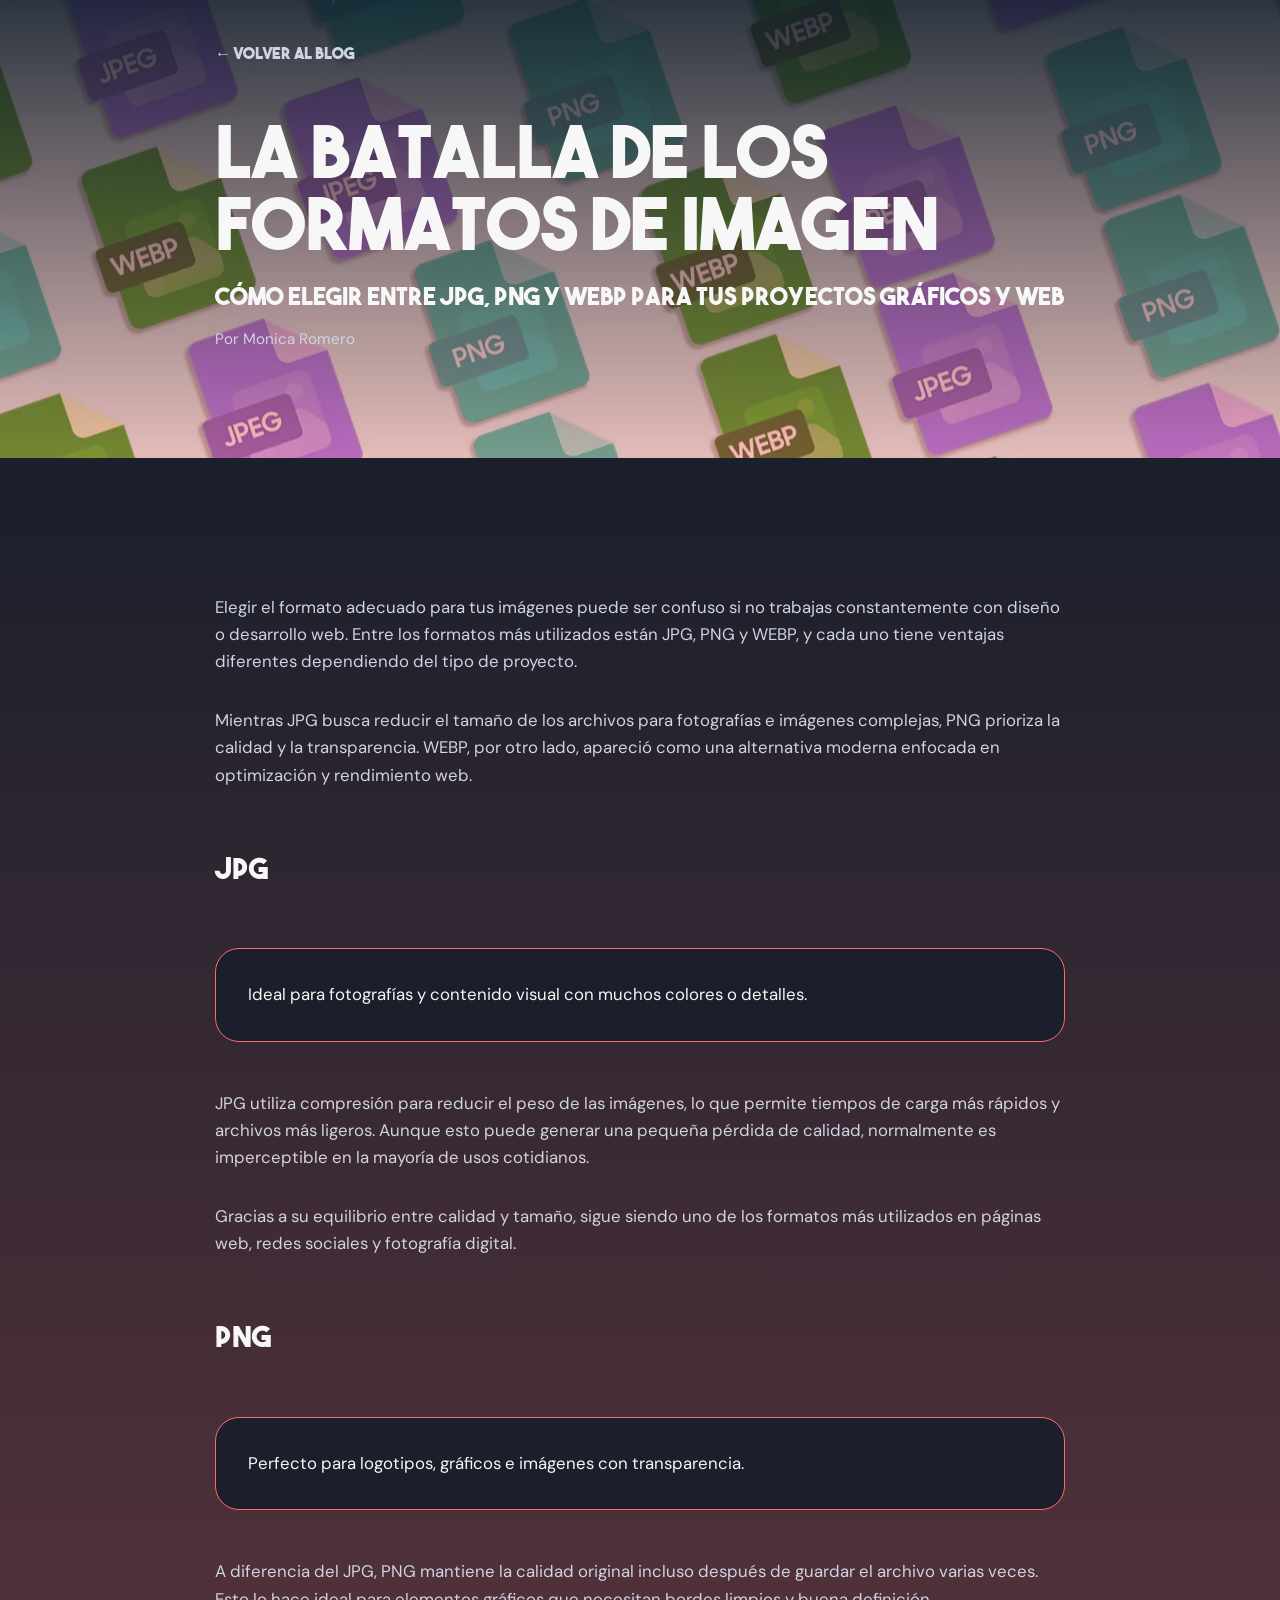
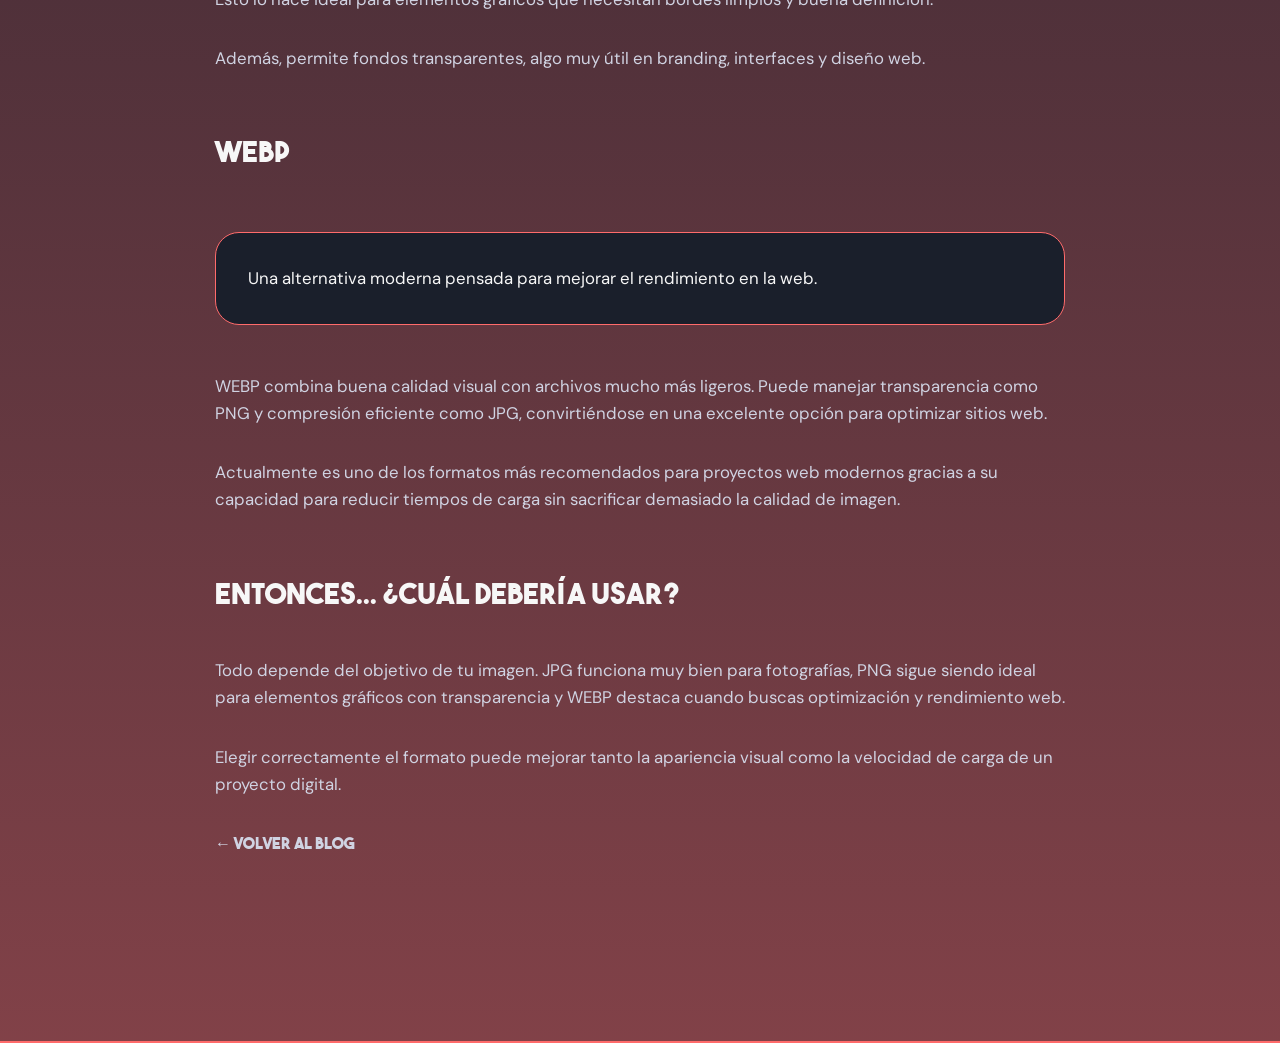
<file: formatos-imagen.html>
<!DOCTYPE html>
<html lang="es">
  <head>
    <meta charset="UTF-8" />
    <meta name="viewport" content="width=device-width, initial-scale=1.0" />
    <meta name="description" content="Portafolio de proyectos" />
    <link href="https://fonts.googleapis.com/css2?family=DM+Sans:wght@300;400;500&display=swap" rel="stylesheet">
    
    <link
      rel="stylesheet"
      href="https://use.fontawesome.com/releases/v5.6.1/css/all.css"
      integrity="sha384-gfdkjb5BdAXd+lj+gudLWI+BXq4IuLW5IT+brZEZsLFm++aCMlF1V92rMkPaX4PP"
      crossorigin="anonymous"
    />
    <link rel="stylesheet" href="css/style.css" />
    <link rel="stylesheet" href="css/style-responsive.css" />

      <!-- Custom Favicon -->
	<link href="img\MRfreelance-Logo-min.png" rel="shortcut icon" type="image/x-icon" />

    
    <title>MR Freelance</title>
  </head>

<body>
    <section class="banner-blog1">
        <div class="blog-article"> 


            <a href="blog.html#blog" class="back-link">                
            ← Volver al blog
            </a>

            <header class="article-header">

            <h1 class="article-title">
                La batalla de los formatos de imagen
            </h1>
            <h2>
                Cómo elegir entre JPG, PNG y WEBP para tus proyectos gráficos y web<br>
            </h2>

            <p class="article-meta">
                Por Monica Romero 
            </p>

            </header>
        </div>
    </section>

  <main>
    <section class="section-blog">
        <div class="blog-article">
    

            <article class="article-content">

            <p>
                Elegir el formato adecuado para tus imágenes puede ser confuso si no trabajas constantemente con diseño o desarrollo web. Entre los formatos más utilizados están JPG, PNG y WEBP, y cada uno tiene ventajas diferentes dependiendo del tipo de proyecto.
            </p>

            <p>
                Mientras JPG busca reducir el tamaño de los archivos para fotografías e imágenes complejas, PNG prioriza la calidad y la transparencia. WEBP, por otro lado, apareció como una alternativa moderna enfocada en optimización y rendimiento web.
            </p>

            <h2>JPG</h2>

            <div class="highlight-box">
                <p>
                Ideal para fotografías y contenido visual con muchos colores o detalles.
                </p>
            </div>

            <p>
                JPG utiliza compresión para reducir el peso de las imágenes, lo que permite tiempos de carga más rápidos y archivos más ligeros. Aunque esto puede generar una pequeña pérdida de calidad, normalmente es imperceptible en la mayoría de usos cotidianos.
            </p>

            <p>
                Gracias a su equilibrio entre calidad y tamaño, sigue siendo uno de los formatos más utilizados en páginas web, redes sociales y fotografía digital.
            </p>

            <h2>PNG</h2>

            <div class="highlight-box">
                <p>
                Perfecto para logotipos, gráficos e imágenes con transparencia.
                </p>
            </div>

            <p>
                A diferencia del JPG, PNG mantiene la calidad original incluso después de guardar el archivo varias veces. Esto lo hace ideal para elementos gráficos que necesitan bordes limpios y buena definición.
            </p>

            <p>
                Además, permite fondos transparentes, algo muy útil en branding, interfaces y diseño web.
            </p>

            <h2>WEBP</h2>

            <div class="highlight-box">
                <p>
                Una alternativa moderna pensada para mejorar el rendimiento en la web.
                </p>
            </div>

            <p>
                WEBP combina buena calidad visual con archivos mucho más ligeros. Puede manejar transparencia como PNG y compresión eficiente como JPG, convirtiéndose en una excelente opción para optimizar sitios web.
            </p>

            <p>
                Actualmente es uno de los formatos más recomendados para proyectos web modernos gracias a su capacidad para reducir tiempos de carga sin sacrificar demasiado la calidad de imagen.
            </p>

            <h2>Entonces... ¿cuál debería usar?</h2>

            <p>
                Todo depende del objetivo de tu imagen. JPG funciona muy bien para fotografías, PNG sigue siendo ideal para elementos gráficos con transparencia y WEBP destaca cuando buscas optimización y rendimiento web.
            </p>

            <p>
                Elegir correctamente el formato puede mejorar tanto la apariencia visual como la velocidad de carga de un proyecto digital.
            </p>
            <a href="blog.html#blog" class="back-link">
                
            ← Volver al blog
            </a>

            </article>
        </div>
    </section>

    <hr>


  </main>

</body>

</html>
</file>
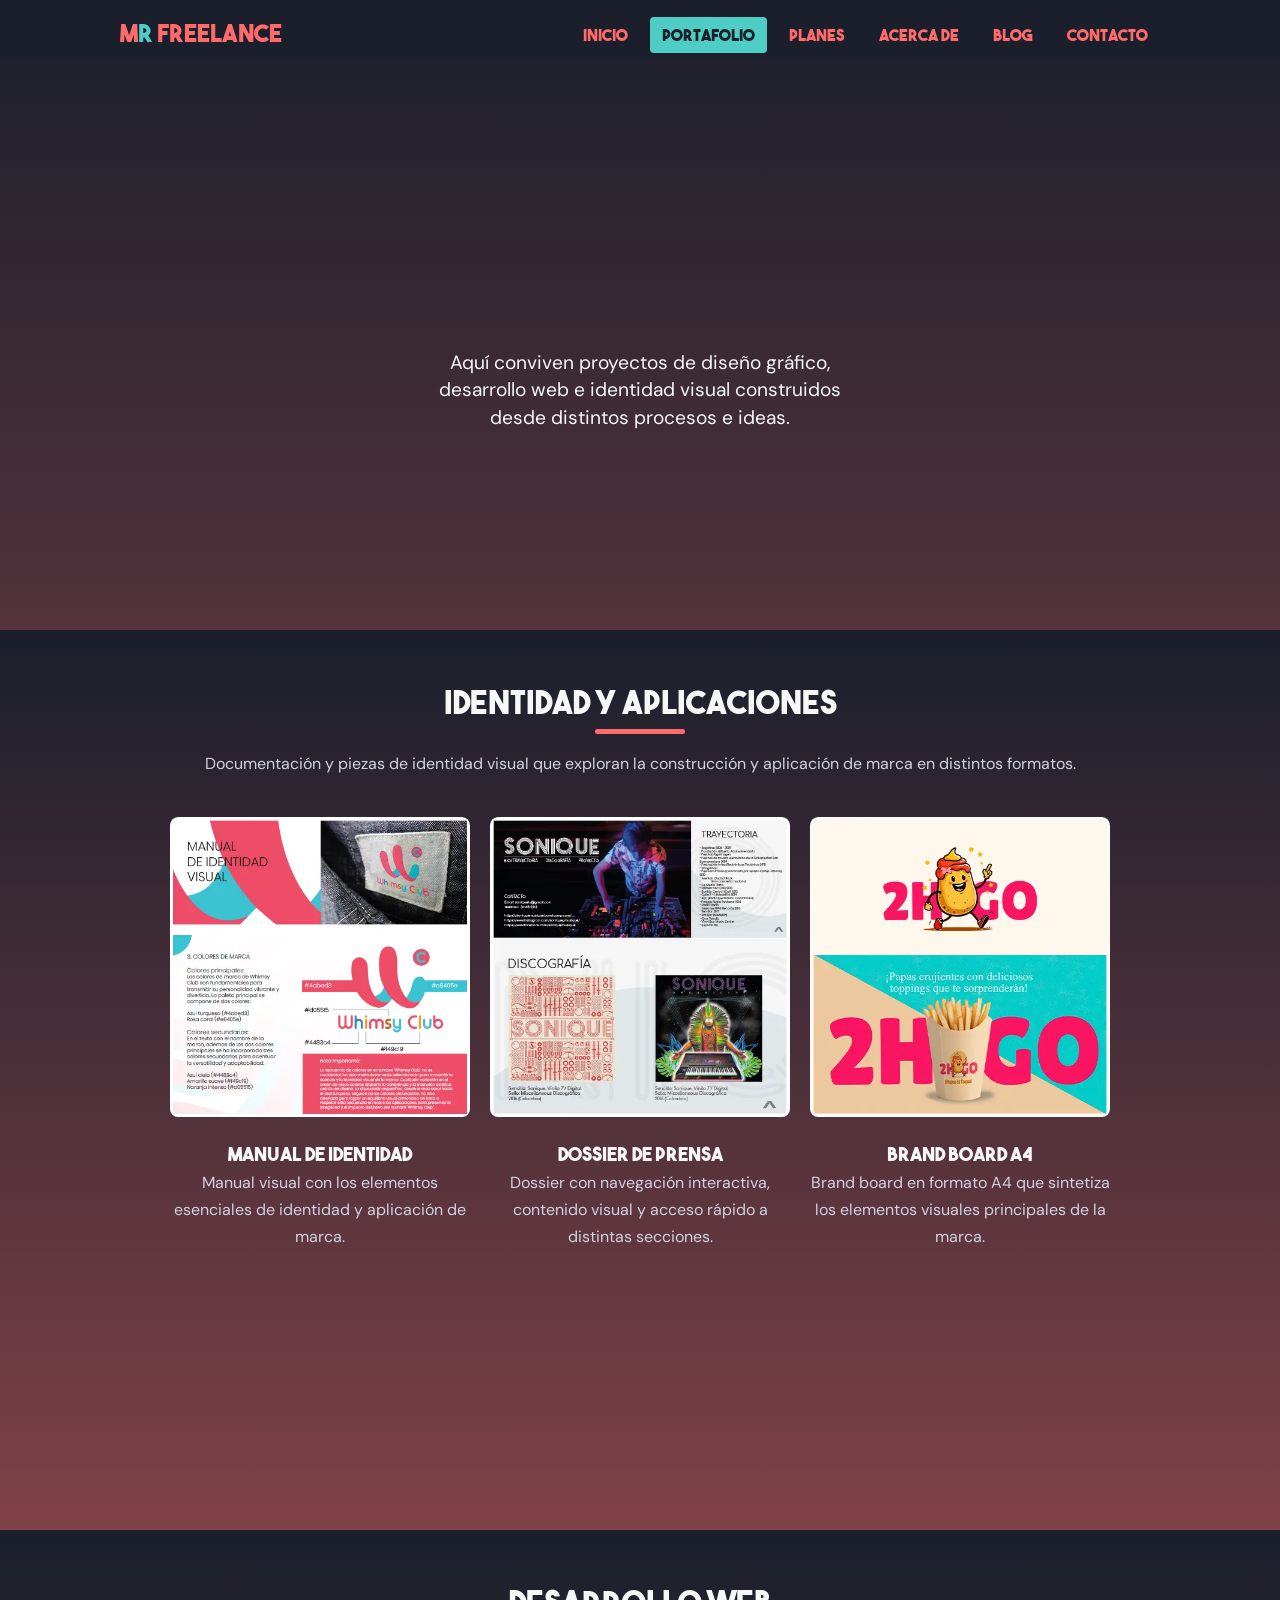
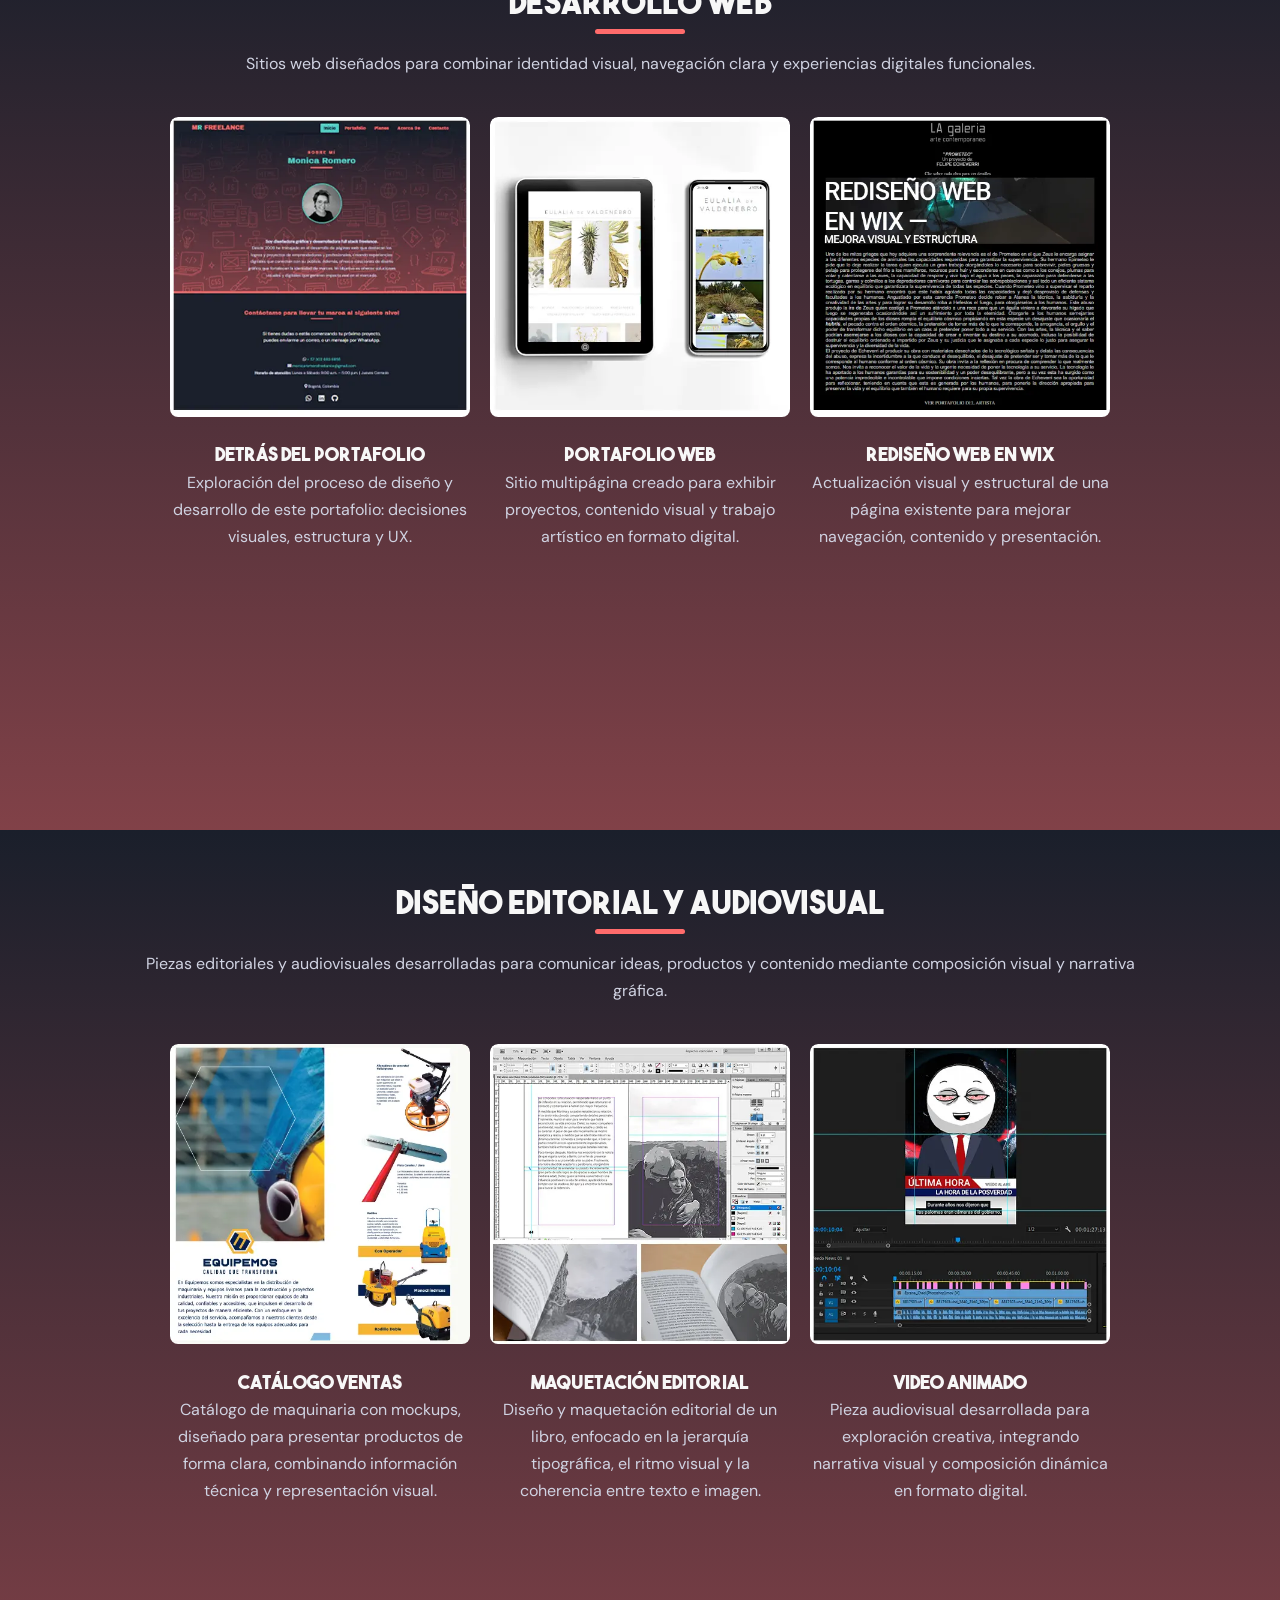
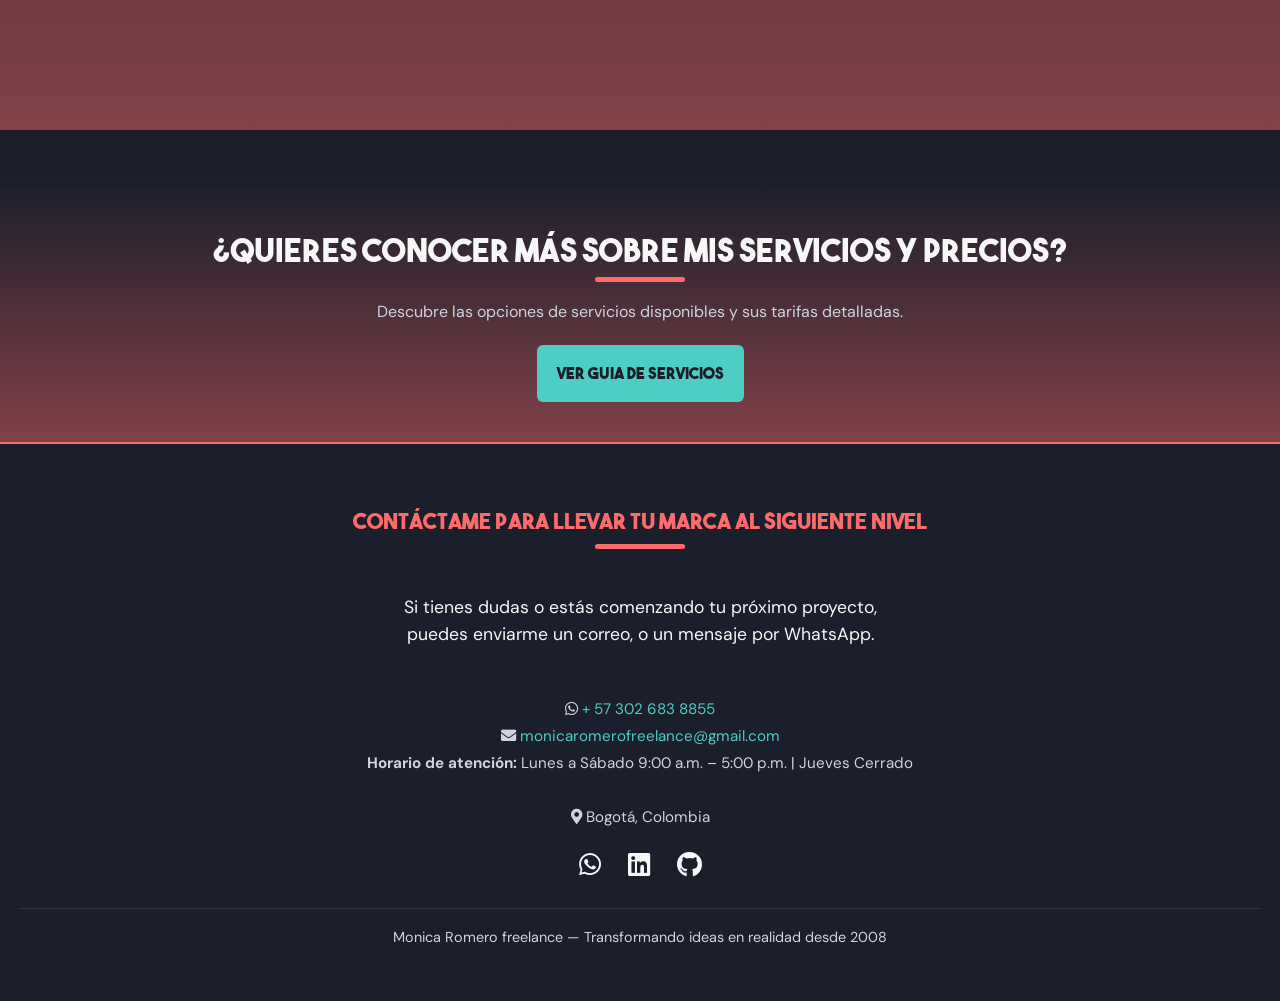
<file: services.html>
<!DOCTYPE html>
<html lang="es">
  <head>
    <meta charset="UTF-8" />
    <meta name="viewport" content="width=device-width, initial-scale=1.0" />
    <meta name="description" content="Portafolio de proyectos" />
    <link href="https://fonts.googleapis.com/css2?family=DM+Sans:wght@300;400;500&display=swap" rel="stylesheet">
   
    <link
      rel="stylesheet"
      href="https://use.fontawesome.com/releases/v5.6.1/css/all.css"
      integrity="sha384-gfdkjb5BdAXd+lj+gudLWI+BXq4IuLW5IT+brZEZsLFm++aCMlF1V92rMkPaX4PP"
      crossorigin="anonymous"
    />
    <link rel="stylesheet" href="css/style.css" />
    <link rel="stylesheet" href="css/style-responsive.css" />
 <!-- Custom Favicon -->
	<link href="img\MRfreelance-Logo-min.png" rel="shortcut icon" type="image/x-icon" />

    <title>MR Freelance</title>
  </head>
  <body>
    <header>
      <nav class="navbar">
        <div class="nav-container">
          <div class="logo">
            <a href="index.html">M<span>R </span>FREELANCE</a>
          </div>
          <input type="checkbox" id="menu-toggle">
          <label for="menu-toggle" class="menu-icon"><i class="fas fa-bars"></i></label>
          <ul id="main-nav" class="nav-menu">
            <li><a href="index.html"">Inicio</a></li>
            <li><a href="services.html" class="current">Portafolio</a></li>
          
            <li><a href="index.html#plans">Planes</a></li>
            <li><a href="index.html#about">Acerca De</a></li>
            <li><a href="blog.html">Blog</a></li>
            <li><a href="#footer">Contacto</a></li>  
           </div>
      </nav>

      <section class="banner-header">
            

              <div class="animation-text">
                <span class="text-rotate">Portafolio de Servicios</span>
                <span class="text-rotate">Diseño Gráfico e Identidad</span>
                <span class="text-rotate">Desarrollo Web</span>
                <span class="text-rotate">Creatividad Digital</span>
              </div>
        <p class="banner-subtitle">
            Aquí conviven proyectos de diseño gráfico,<br>
            desarrollo web e identidad visual construidos <br>
            desde distintos procesos e ideas.       
          </p>
                </section>     
    </header> 
<!--se repite el header en todas las páginas -->

<main>
  <!-- Sección Diseño gráfico e identidad -->
      <section id="diseno" class="service-section">
      <div class="container">
        <h2 class="title">Identidad y aplicaciones</h2>
        <p>Documentación y piezas de identidad visual que exploran 
          la construcción y aplicación de marca en distintos formatos.</p>

        <div class="service-projects">
          <article class="mini-card">
            <a href="archivos/manual_de-identidad.pdf" target="_blank">
              <img src="img/portfolio/portfolio-img2.webp" alt="Proyecto Branding 1" />
              <h4>Manual de Identidad</h4>
                    <p>Manual visual con los elementos esenciales de identidad y aplicación de marca.</p> 
            </a>

          </article>
          <article class="mini-card">
            <a href="archivos/press_kit.pdf" target="_blank">
              <img src="img/portfolio/portfolio-img12.webp" alt="Proyecto Branding 2" />
              <h4>Dossier de Prensa</h4>  
                    <p>Dossier con navegación interactiva,
                    contenido visual y acceso rápido a distintas secciones.</p>
                      </a>

          </article>
          </article>
          <article class="mini-card">
            <a href="archivos/brand_board_a4.pdf" target="_blank">
              <img src="img/portfolio/portfolio-img13.webp" alt="Proyecto Branding 2" />
              <h4>Brand Board A4</h4>  
                    <p>Brand board en formato A4 que sintetiza los elementos visuales principales de la marca.</p>
                      </a>

          </article>
        </div>
        
      </div>
      </section>  

<!-- Sección Desarrollo web -->
      <section id="web" class="service-section">
        <div class="container">
          <h2 class="title">Desarrollo Web</h2>

          <p>
            Sitios web diseñados para combinar identidad visual,
            navegación clara y experiencias digitales funcionales.
          </p>

          <div class="service-projects">

            <article class="mini-card">
              <a href="behind-the-portfolio.html">
                <img src="img/portfolio/portfolio-img10.webp" alt="Sitio web desde cero" />

                <div class="mini-card-content">
                  <h4>Detrás del Portafolio</h4>

                  <p>
                    Exploración del proceso de diseño y desarrollo de este portafolio: 
                    decisiones visuales, estructura y UX.<br>
                  </p>
                </div>
              </a>
            </article>

            <article class="mini-card">
              <a href="https://www.eulaliadevaldenebro.com/" target="_blank">
                <img src="img/portfolio/portfolio-img9.webp" alt="Portafolio web" />

                <div class="mini-card-content">
                  <h4>Portafolio Web</h4>

                  <p>
                    Sitio multipágina creado para exhibir proyectos,
                    contenido visual y trabajo artístico en formato digital.
                  </p>
                </div>
              </a>
            </article>

            <article class="mini-card">
              <a href="https://www.la-galeria.com.co/expos-2025/prometeo" target="_blank">
                <img src="img/portfolio/portfolio-img8.webp" alt="Rediseño web en Wix" />

                <div class="mini-card-content">
                  <h4>Rediseño Web en Wix</h4>

                  <p>
                    Actualización visual y estructural de una página existente
                    para mejorar navegación, contenido y presentación.
                  </p>
                </div>
              </a>
            </article>

          </div>
        </div>
      </section>

<!-- Sección Creatividad digital -->
      <section id="creatividad" class="service-section">
        <div class="container">
          <h2 class="title">Diseño editorial y audiovisual</h2>

          <p>
           Piezas editoriales y audiovisuales desarrolladas para comunicar ideas, 
           productos y contenido mediante composición visual y narrativa gráfica.
          </p>

          <div class="service-projects">
            <article class="mini-card">
              <a href="archivos/catalogo.pdf" target="_blank">
                <img src="img/portfolio/portfolio-img7.webp" alt="Catalogo Ventas" />
                <h4>Catálogo Ventas</h4>
                <p>Catálogo de maquinaria con mockups, diseñado para presentar 
                  productos de forma clara, combinando información técnica y representación visual.
                </p>
              </a>
            </article>
            <article class="mini-card">
              <a href="archivos/maquetación_libro.pdf" target="_blank">
                <img src="img/portfolio/portfolio-img5.webp" alt="Maquetación editorial" />
                <h4>Maquetación editorial</h4>
                <p>Diseño y maquetación editorial de un libro, 
                  enfocado en la jerarquía tipográfica, 
                  el ritmo visual y la coherencia entre texto e imagen.</p>
              </a>
            </article>
            <article class="mini-card">
              <a href="https://video.wixstatic.com/video/eebbc9_172080547f98497fa18cac794073c0c1/1080p/mp4/file.mp4" target="_blank">
                <img src="img/portfolio/portfolio-img3.webp" alt="Video animado" />
                <h4>Video animado</h4>
                <p>Pieza audiovisual desarrollada para exploración creativa, 
                  integrando narrativa visual y composición dinámica en formato digital.</p>
              </a>
            </article>
          </div>
      </section>

      <section class="download-catalog">
        <div class="container">
          <h2 class="title">¿Quieres conocer más sobre mis servicios y precios?</h2>
          <p>Descubre las opciones de servicios disponibles y sus tarifas detalladas.</p>
              <a href="archivos/guia_de_servicios.pdf" target="_blank" class="btn secondary">
              Ver guia de servicios
              </a>
              </div>
      </section>
    </div>
  
</main>
<hr>


     <footer id="footer" class="footer">
      <section class="footer-contact">
          <div class="footer-message">
          <h4 class="title">Contáctame para llevar tu marca al siguiente nivel</h4><br>
          <p class="footer-text">Si tienes dudas o estás comenzando tu próximo proyecto,<br> 
            puedes enviarme un correo, o un mensaje por WhatsApp.</strong></p><br>
          
          
        </div></section>

      <div class="footer-contact">
   
        <p><i class="fab fa-whatsapp"></i>
        <a href="https://wa.me/3026838855" target="_blank">+ 57 302 683 8855</a></p>

        <p><i class="fas fa-envelope"></i> 
        <a href="mailto:personal@gmail.com" target="_blank">monicaromerofreelance@gmail.com</a></p>
        <p><strong>Horario de atención:</strong> Lunes a Sábado 9:00 a.m. – 5:00 p.m. | Jueves Cerrado</p><br>
        <p><i class="fas fa-map-marker-alt"></i> Bogotá, Colombia</p>

        <div class="footer-social">
         <a href="https://wa.me/3026838855" target="_blank"><i class="fab fa-whatsapp"></i></a>
        <a href="https://linkedin.com/in/monicaromerofreelance/" target="_blank"><i class="fab fa-linkedin"></i></a>
        <a href="https://github.com/NikaMonroes" target="_blank"><i class="fab fa-github"></i></a>
        </div>
  
      </div>  
             

  <div class="footer-identity">
    <p>Monica Romero freelance — Transformando ideas en realidad desde 2008</p>
  </div>
</footer>
  </body>
</html>
</file>
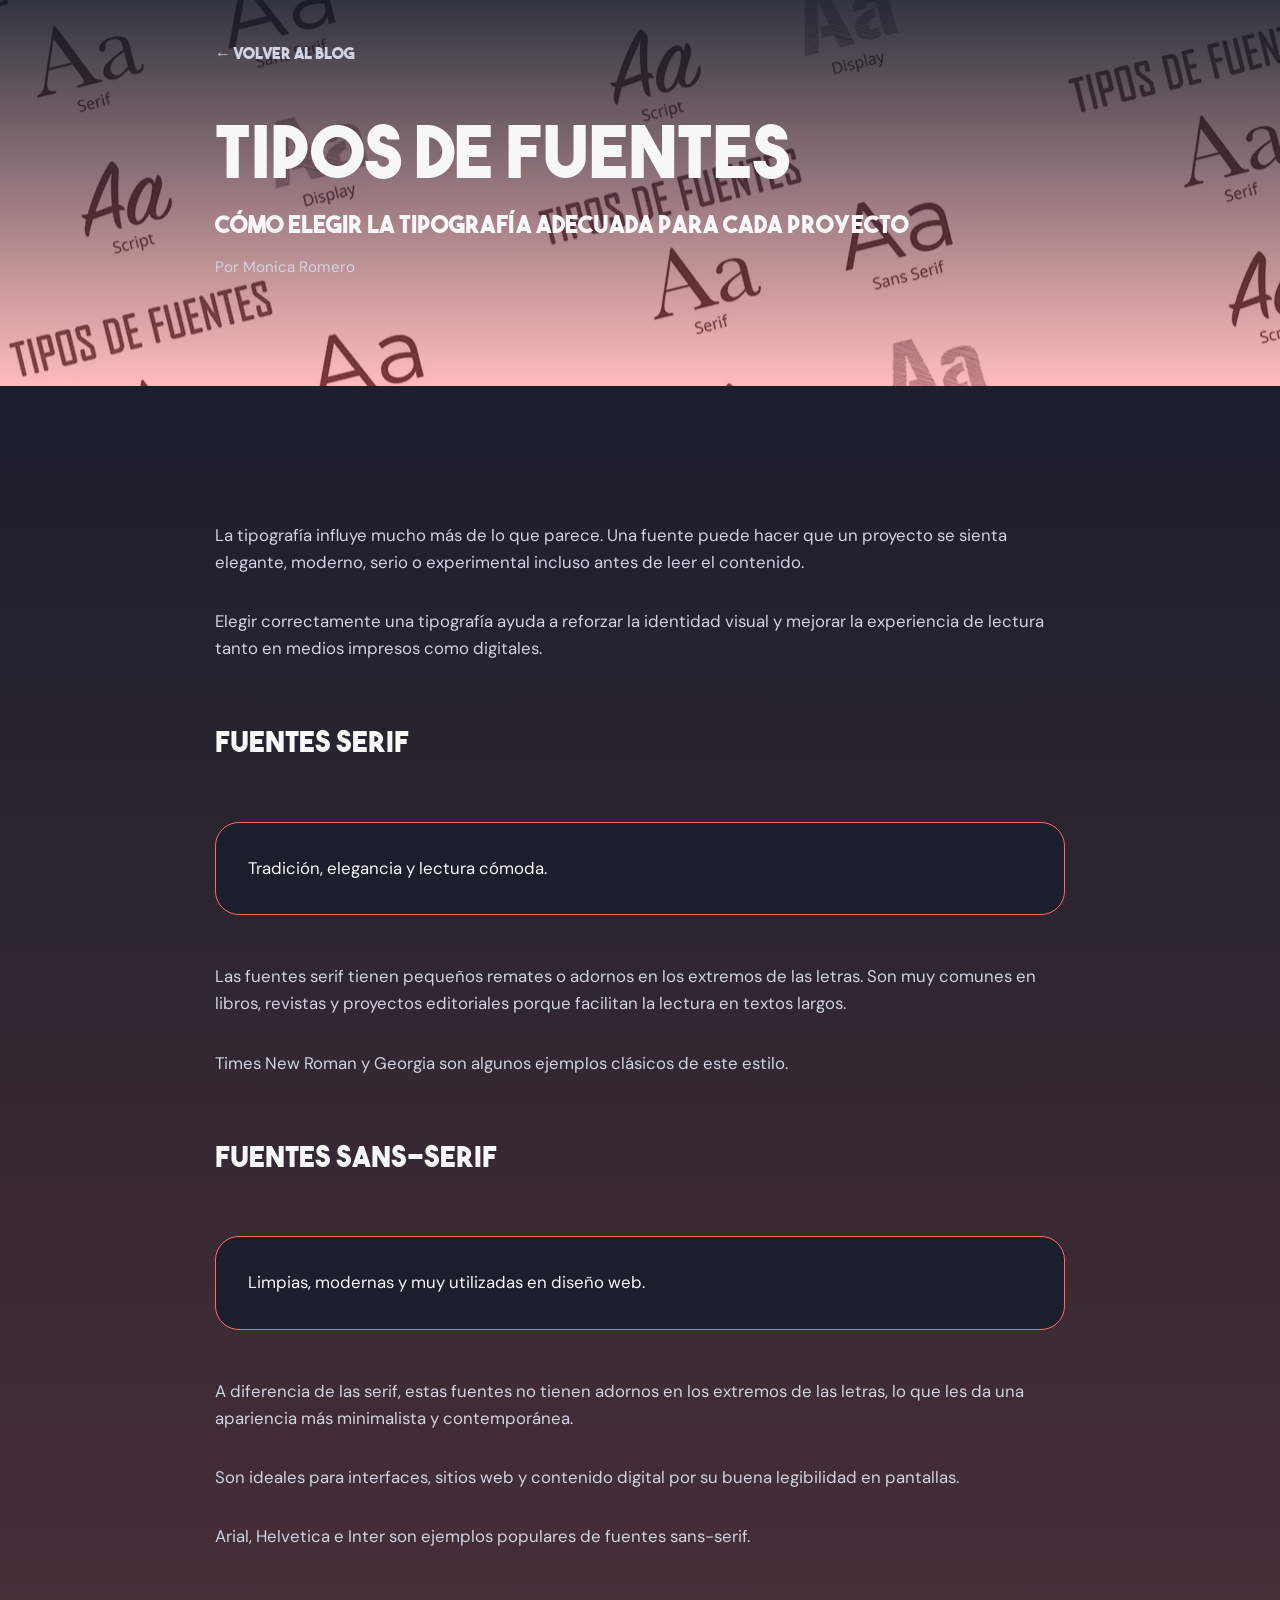
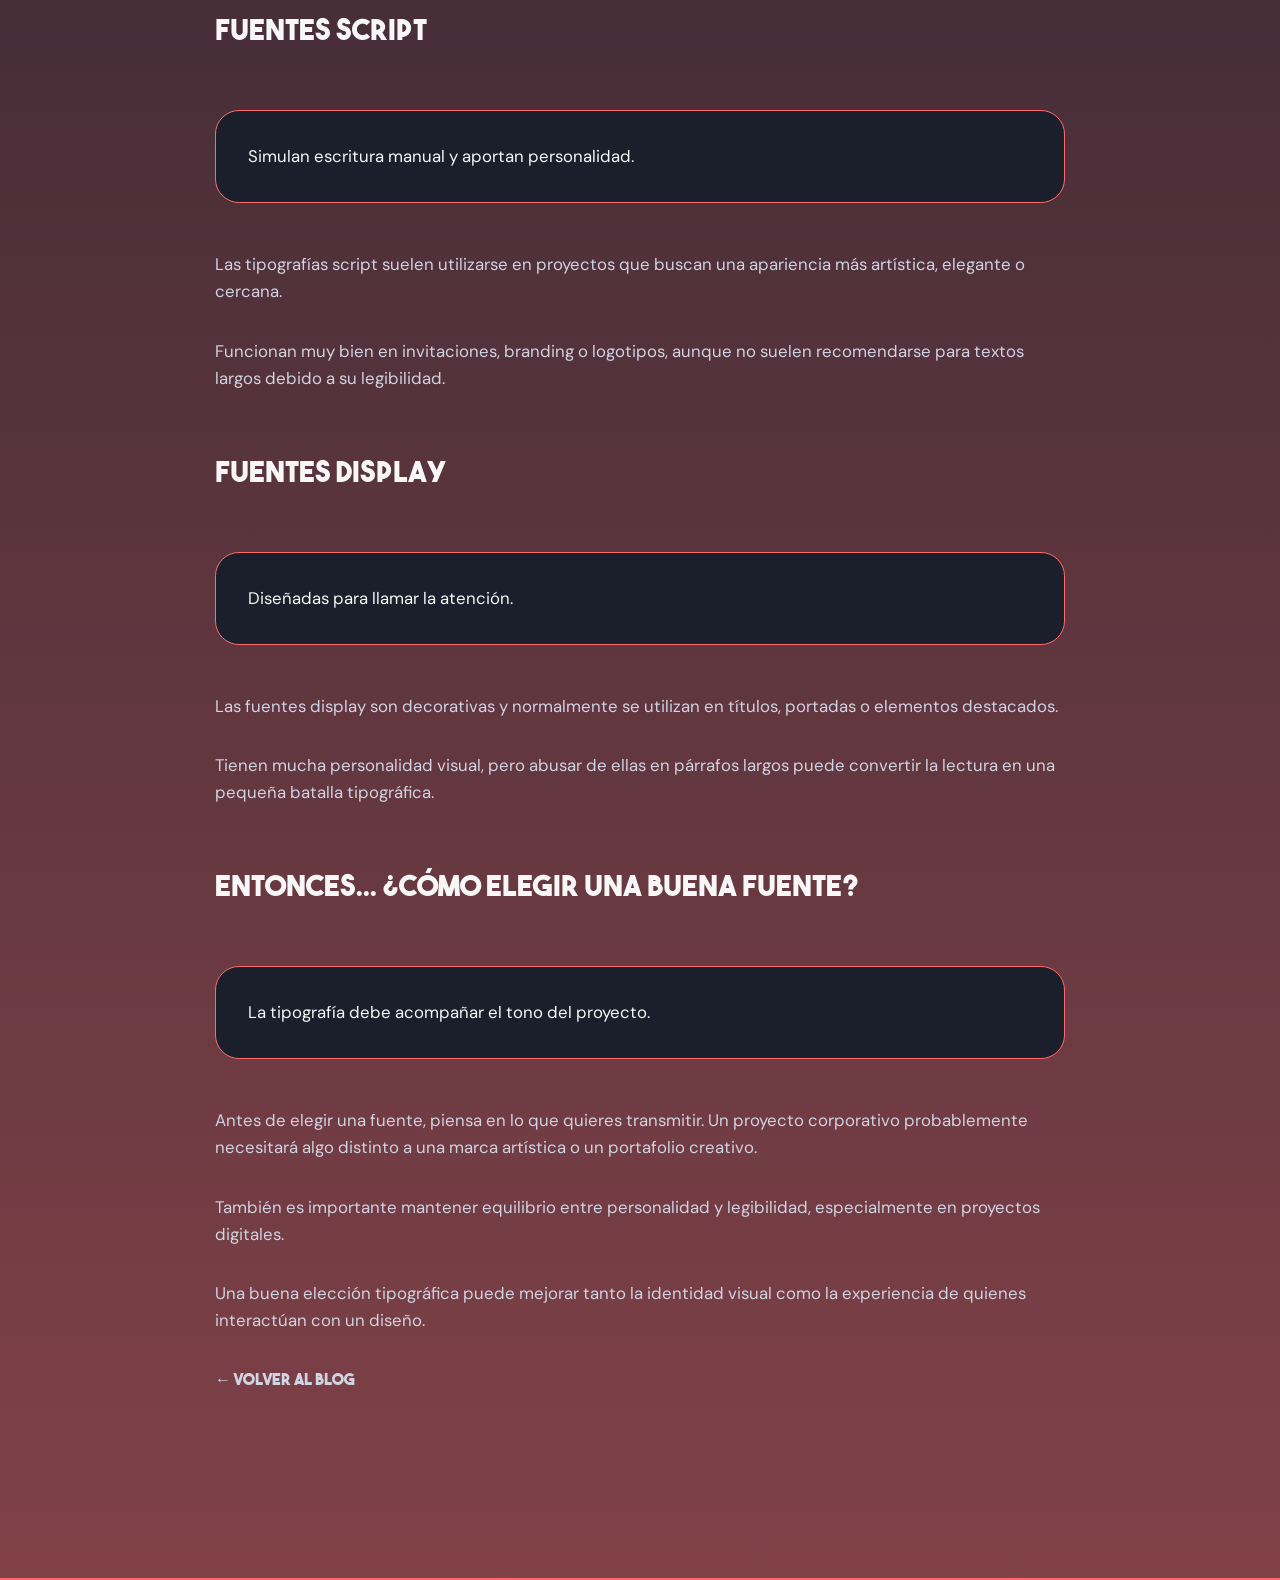
<file: tipos-de-fuentes.html>
<!DOCTYPE html>
<html lang="es">
  <head>
    <meta charset="UTF-8" />
    <meta name="viewport" content="width=device-width, initial-scale=1.0" />
    <meta name="description" content="Portafolio de proyectos" />
    <link href="https://fonts.googleapis.com/css2?family=DM+Sans:wght@300;400;500&display=swap" rel="stylesheet">
    
    <link
      rel="stylesheet"
      href="https://use.fontawesome.com/releases/v5.6.1/css/all.css"
      integrity="sha384-gfdkjb5BdAXd+lj+gudLWI+BXq4IuLW5IT+brZEZsLFm++aCMlF1V92rMkPaX4PP"
      crossorigin="anonymous"
    />
    <link rel="stylesheet" href="css/style.css" />
    <link rel="stylesheet" href="css/style-responsive.css" />

      <!-- Custom Favicon -->
	<link href="img\MRfreelance-Logo-min.png" rel="shortcut icon" type="image/x-icon" />

    
    <title>MR Freelance</title>
  </head>

<body>
    <section class="banner-blog6">
        <div class="blog-article"> 


            <a href="blog.html#blog" class="back-link">                
            ← Volver al blog
            </a>

            <header class="article-header">

            <h1 class="article-title">
                Tipos de fuentes
            </h1>
            <h2>
                Cómo elegir la tipografía adecuada para cada proyecto
            </h2>

            <p class="article-meta">
                Por Monica Romero 
            </p>

            </header>
        </div>
    </section>

  <main>
    <section class="section-blog">
        <div class="blog-article">
    

            <article class="article-content">

            <p>
            La tipografía influye mucho más de lo que parece. Una fuente puede hacer que un proyecto se sienta elegante, moderno, serio o experimental incluso antes de leer el contenido.
            </p>

            <p>
            Elegir correctamente una tipografía ayuda a reforzar la identidad visual y mejorar la experiencia de lectura tanto en medios impresos como digitales.
            </p>

            <h2>Fuentes serif</h2>

            <div class="highlight-box">
            <p>
                Tradición, elegancia y lectura cómoda.
            </p>
            </div>

            <p>
            Las fuentes serif tienen pequeños remates o adornos en los extremos de las letras. Son muy comunes en libros, revistas y proyectos editoriales porque facilitan la lectura en textos largos.
            </p>

            <p>
            Times New Roman y Georgia son algunos ejemplos clásicos de este estilo.
            </p>

            <h2>Fuentes sans-serif</h2>

            <div class="highlight-box">
            <p>
                Limpias, modernas y muy utilizadas en diseño web.
            </p>
            </div>

            <p>
            A diferencia de las serif, estas fuentes no tienen adornos en los extremos de las letras, lo que les da una apariencia más minimalista y contemporánea.
            </p>

            <p>
            Son ideales para interfaces, sitios web y contenido digital por su buena legibilidad en pantallas.
            </p>

            <p>
            Arial, Helvetica e Inter son ejemplos populares de fuentes sans-serif.
            </p>

            <h2>Fuentes script</h2>

            <div class="highlight-box">
            <p>
                Simulan escritura manual y aportan personalidad.
            </p>
            </div>

            <p>
            Las tipografías script suelen utilizarse en proyectos que buscan una apariencia más artística, elegante o cercana.
            </p>

            <p>
            Funcionan muy bien en invitaciones, branding o logotipos, aunque no suelen recomendarse para textos largos debido a su legibilidad.
            </p>
            <h2>Fuentes display</h2>

            <div class="highlight-box">
            <p>
                Diseñadas para llamar la atención.
            </p>
            </div>

            <p>
            Las fuentes display son decorativas y normalmente se utilizan en títulos, portadas o elementos destacados.
            </p>

            <p>
            Tienen mucha personalidad visual, pero abusar de ellas en párrafos largos puede convertir la lectura en una pequeña batalla tipográfica.
            </p>

            <h2>Entonces... ¿cómo elegir una buena fuente?</h2>

            <div class="highlight-box">
            <p>
                La tipografía debe acompañar el tono del proyecto.
            </p>
            </div>

            <p>
            Antes de elegir una fuente, piensa en lo que quieres transmitir. Un proyecto corporativo probablemente necesitará algo distinto a una marca artística o un portafolio creativo.
            </p>

            <p>
            También es importante mantener equilibrio entre personalidad y legibilidad, especialmente en proyectos digitales.
            </p>
            <p>
            Una buena elección tipográfica puede mejorar tanto la identidad visual como la experiencia de quienes interactúan con un diseño.
            </p>

            <a href="blog.html#blog" class="back-link">
                
            ← Volver al blog
            </a>

            </article>
        </div>
    </section>

    <hr>


  </main>

</body>

</html>
</file>
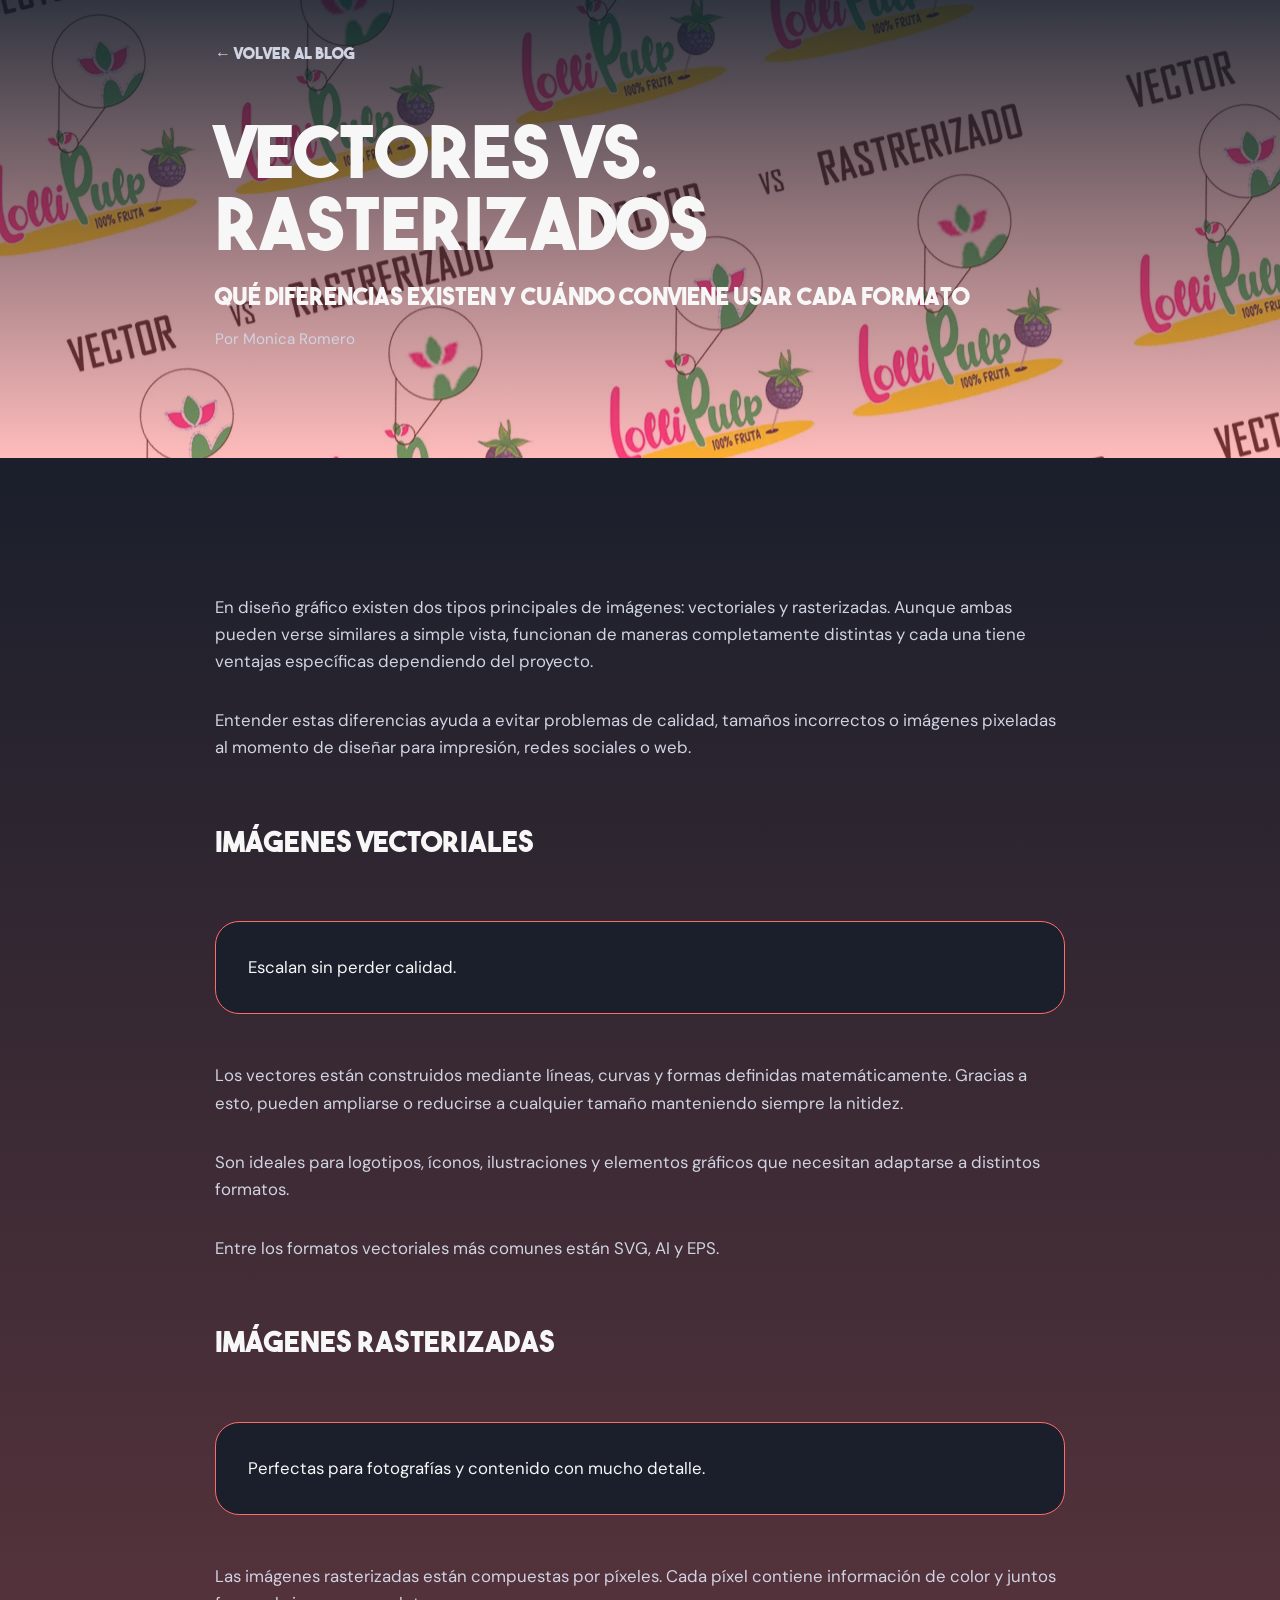
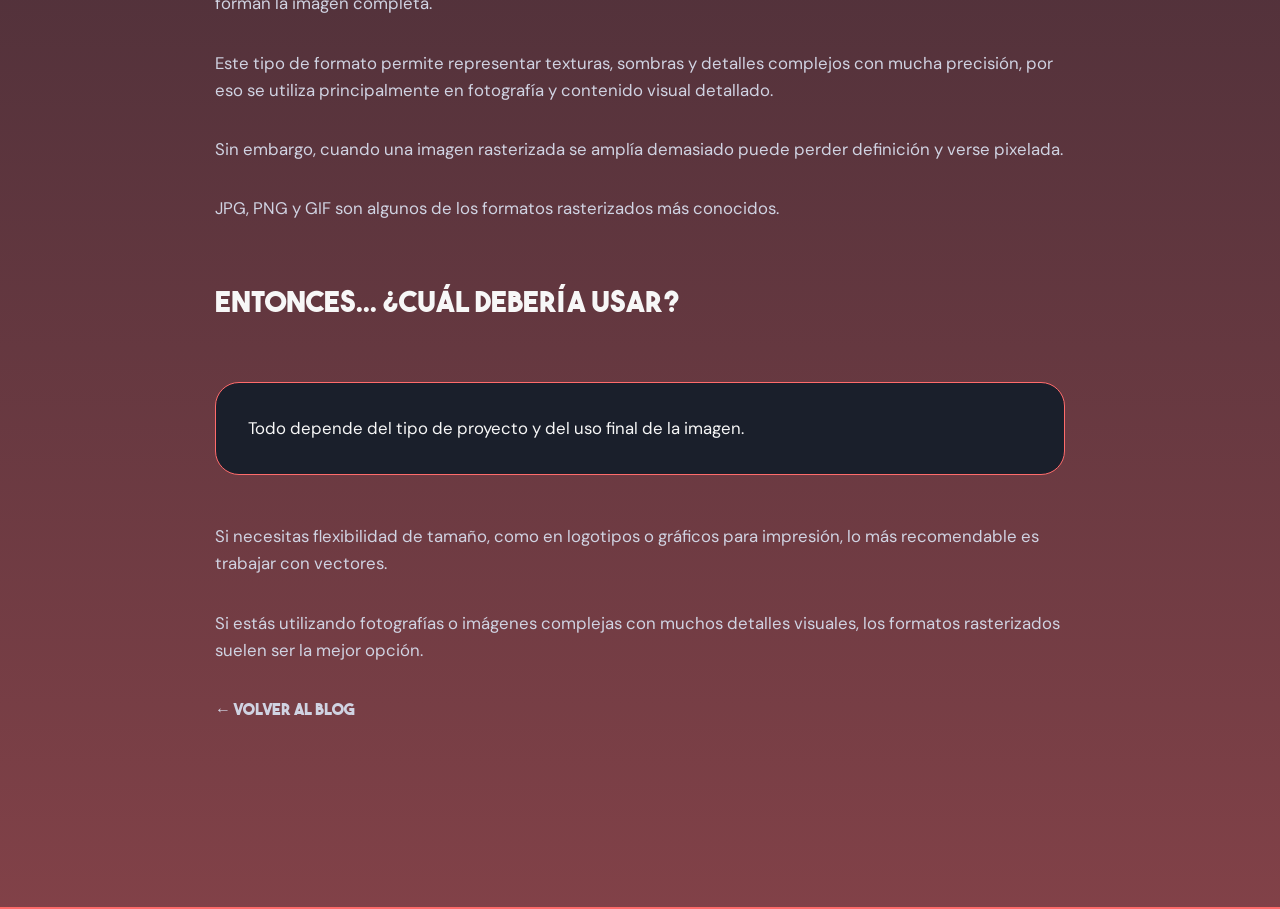
<file: vector-vs-raster.html>
<!DOCTYPE html>
<html lang="es">
  <head>
    <meta charset="UTF-8" />
    <meta name="viewport" content="width=device-width, initial-scale=1.0" />
    <meta name="description" content="Portafolio de proyectos" />
    <link href="https://fonts.googleapis.com/css2?family=DM+Sans:wght@300;400;500&display=swap" rel="stylesheet">
    
    <link
      rel="stylesheet"
      href="https://use.fontawesome.com/releases/v5.6.1/css/all.css"
      integrity="sha384-gfdkjb5BdAXd+lj+gudLWI+BXq4IuLW5IT+brZEZsLFm++aCMlF1V92rMkPaX4PP"
      crossorigin="anonymous"
    />
    <link rel="stylesheet" href="css/style.css" />
    <link rel="stylesheet" href="css/style-responsive.css" />

      <!-- Custom Favicon -->
	<link href="img\MRfreelance-Logo-min.png" rel="shortcut icon" type="image/x-icon" />

    
    <title>MR Freelance</title>
  </head>

<body>
    <section class="banner-blog4">
        <div class="blog-article"> 


            <a href="blog.html#blog" class="back-link">                
            ← Volver al blog
            </a>

            <header class="article-header">

            <h1 class="article-title">
                Vectores vs. rasterizados
            </h1>
            <h2>
                Qué diferencias existen y cuándo conviene usar cada formato
            </h2>

            <p class="article-meta">
                Por Monica Romero 
            </p>

            </header>
        </div>
    </section>

  <main>
    <section class="section-blog">
        <div class="blog-article">
    

            <article class="article-content">

            <p>
            En diseño gráfico existen dos tipos principales de imágenes: vectoriales y rasterizadas. Aunque ambas pueden verse similares a simple vista, funcionan de maneras completamente distintas y cada una tiene ventajas específicas dependiendo del proyecto.
            </p>

            <p>
            Entender estas diferencias ayuda a evitar problemas de calidad, tamaños incorrectos o imágenes pixeladas al momento de diseñar para impresión, redes sociales o web.
            </p>

            <h2>Imágenes vectoriales</h2>

            <div class="highlight-box">
            <p>
                Escalan sin perder calidad.
            </p>
            </div>

            <p>
            Los vectores están construidos mediante líneas, curvas y formas definidas matemáticamente. Gracias a esto, pueden ampliarse o reducirse a cualquier tamaño manteniendo siempre la nitidez.
            </p>

            <p>
            Son ideales para logotipos, íconos, ilustraciones y elementos gráficos que necesitan adaptarse a distintos formatos.
            </p>

            <p>
            Entre los formatos vectoriales más comunes están SVG, AI y EPS.
            </p>

            <h2>Imágenes rasterizadas</h2>

            <div class="highlight-box">
            <p>
                Perfectas para fotografías y contenido con mucho detalle.
            </p>
            </div>

            <p>
            Las imágenes rasterizadas están compuestas por píxeles. Cada píxel contiene información de color y juntos forman la imagen completa.
            </p>

            <p>
            Este tipo de formato permite representar texturas, sombras y detalles complejos con mucha precisión, por eso se utiliza principalmente en fotografía y contenido visual detallado.
            </p>

            <p>
            Sin embargo, cuando una imagen rasterizada se amplía demasiado puede perder definición y verse pixelada.
            </p>

            <p>
            JPG, PNG y GIF son algunos de los formatos rasterizados más conocidos.
            </p>

            <h2>Entonces... ¿cuál debería usar?</h2>

            <div class="highlight-box">
            <p>
                Todo depende del tipo de proyecto y del uso final de la imagen.
            </p>
            </div>

            <p>
            Si necesitas flexibilidad de tamaño, como en logotipos o gráficos para impresión, lo más recomendable es trabajar con vectores.
            </p>

            <p>
            Si estás utilizando fotografías o imágenes complejas con muchos detalles visuales, los formatos rasterizados suelen ser la mejor opción.
            </p>

            <a href="blog.html#blog" class="back-link">
                
            ← Volver al blog
            </a>

            </article>
        </div>
    </section>

    <hr>


  </main>

</body>

</html>
</file>
<file: css/style.css>
/* Variables */
:root {
  --main-color: #1A1F2B;      
  --primary-color: #4ECDC4;  
  --secondary-color: #FF6B6B; 
  --color-text: #F7F7F7;      
  --muted-text: #d0d3e2;      
}

/* Reset */
* {
  margin: 0;
  padding: 0;
  box-sizing: border-box;
}
@font-face {
  font-family: 'TheBold';
  src: url('../fonts/theboldfont.woff2') format('woff2');
  font-weight: normal;
  font-style: normal;
}
/* Main styling */
body,
html {
  font-family: 'TheBold', sans-serif;
  color: var(--color-text);
  line-height: 1.7em;
  background-color: var(--main-color);
  scroll-behavior: smooth;
  
 
}
p {
  font-family:'DM Sans', sans-serif;
  color: var(--muted-text);
}
hr {
  border: 0.5px solid var(--secondary-color);
 
}

/* Utility Classes */
a {
  text-decoration: none;
}
.container {
  margin: 0 auto;
  max-width: 1100px;
  padding: 0 30px;
}

.section {
  padding: 20px 0;
  overflow: hidden;

}

.line-break {
  padding-bottom: 10px;
}

.section-header {
  text-align: center;
  margin-bottom: 1.5rem;
}

.title {
  position: relative;
  padding-bottom: 1rem;
  line-height: 1;
  font-size: 2rem;
  margin-bottom: 1rem;
  margin-top: 1rem;
}

.title:before {
  content: attr(data-title);
  display: block;
  margin-bottom: 0.4rem;
  color: var(--secondary-color);
  font-size: 1rem;
  font-weight: 500;
  text-transform: uppercase;
  letter-spacing: 3px;
}

.title:after {
  content: "";
  position: absolute;
  width: 90px;
  height: 5px;
  border-radius: 3px;
  background-color: var(--secondary-color);
  bottom: 0;
  left: 50%;
  transform: translateX(-50%);
}

.text {
  max-width: 600px;
  margin: 0 auto;

}
/* NavBar */
.navbar {
  position: fixed;
  top: 0;
  z-index: 10;
  width: 100%;
  height: 60px;
  background-color: var(--main-color);
}
/* Nav Container */
.nav-container {
  max-width: 1100px;
  margin: auto;
  padding:20px 30px;
  display: flex;
  align-items: center;
  justify-content: space-between;
}
/* Nav Logo */
.navbar .logo a {
  font-size: 1.5rem;
  font-weight: bold;
  color: var(--secondary-color) 
}
.navbar span {
  color: var(--primary-color);
}
/* Nav Toggle (for mobile) */
/* Oculto el checkbox */
#menu-toggle {
  display: none;
}

/* Estilos del ícono */
.menu-icon {
  display: none;
  font-size: 1.5rem;
  cursor: pointer;
  color: #fff;
}

/* Móvil */
@media (max-width: 768px) {
  .menu-icon {
    display: block;
    font-size: 1.5rem;
    cursor: pointer;
    color: #fff;
  }

  .nav-menu {
    position: absolute;
    top: 60px;
    right: 0;
    width: 200px;
    background: var(--main-color);
    flex-direction: column;
    padding: 20px;
    transform: translateX(100%); 
    transition: transform 0.3s ease-in-out; 
  }

  #menu-toggle:checked + .menu-icon + .nav-menu {
    transform: translateX(0); /* entra suavemente */
  }
}


/* Nav list */
.navbar .nav-menu {
  list-style: none;
  display: flex;
  gap: 10px;
}
.navbar li a {
  color: var(--secondary-color);
  padding: 8px 12px;
  transition: background-color 0.3s ease;
}

/*seudoclases*/
.nav-menu li a:hover {
  background-color: var(--primary-color);
  color: var(--main-color);
  border-radius: 4px;
}
.nav-menu li a.current {
  color: var(--primary-color)
}
.nav-menu li a.current:hover {
  color: var(--main-color)
}
/* Estado activo en la navegación */
.nav-menu li a.current {
  background-color: var(--primary-color);
  color: var(--main-color);
  border-radius: 4px;
  font-weight: bold;
}




/* Banner Home */
.banner-header {
  min-height: 70vh;  
  background-size: cover;
  background-position: center;
  display: flex;
  flex-direction: column;
  justify-content: center;
  align-items: center;
  animation: bgSlide 20s infinite;
   background:
   linear-gradient(
  rgba(26, 31, 43, 0.9),
  rgba(255, 107, 107, 0.25)
);
}

@keyframes bgSlide {
  0%   { background-image: url("../img/bg1.webp"); }
  33%  { background-image: url("../img/bg2.webp"); }
  66%  { background-image: url("../img/bg3.webp"); }
  100% { background-image: url("../img/bg1.webp"); }
}


/* Texto animado */
.animation-text {
  position: relative;
  width: 100%;
  height: 150px; 
  display: flex;
  justify-content: center;
  align-items: center;
}

.text-rotate {
  position: absolute;
  font-size: 4rem;
  font-weight: bold;
  color: var(--secondary-color);
  opacity: 0;
  animation: rotateWords 12s infinite ease-in-out;
  display: inline-flex;
  gap: 0.3em;
}



.text-rotate:nth-child(1) {
  animation-delay: 0s;
}

.text-rotate:nth-child(2) {
  animation-delay: 3s;
}

.text-rotate:nth-child(3) {
  animation-delay: 6s;
}

.text-rotate:nth-child(4) {
  animation-delay: 9s;
}



@keyframes rotateWords {

  0% {
    opacity: 0;
    transform: translateY(20px);
  }

  10% {
    opacity: 1;
    transform: translateY(0);
  }

  25% {
    opacity: 1;
    transform: translateY(0);
  }

  35% {
    opacity: 0;
    transform: translateY(-20px);
  }

  100% {
    opacity: 0;
  }
}


.banner-subtitle {
  display: flex;
  justify-content: center;
  text-align: center;
  font-size: 1.2rem;
  padding: 30px;
  color: var(--color-text);
}

.btn {
  display: inline-block;
  padding: 15px 20px;
  background-color: var(--primary-color);
  color: var(--main-color);
  margin-top: 20px;
  border-radius: 6px;
  transition: background-color 0.3s ease;
  justify-self: center;
}

.btn:hover {
  background-color: var(--secondary-color);
}

/* Portfolio */
.portfolio {
  padding: 40px 0;
  margin-bottom: 40px;

}
img {
  object-fit: cover;
}
.card img {
  width: 100%;
  border: 2px solid var(--secondary-color);
  border-radius: 20px;
  transition: 0.3s ease;
}
.portfolio h3 {
  text-align: center;
  padding: 15px 0;
}

.card:hover img {
  transform: translateY(-5px);
  border-color: var(--primary-color);
}
.card-projects {
  display: grid;
  grid-template-columns: repeat(3, 1fr);
  gap: 20px;
}
.card a {
  display: block;
  text-decoration: none;
  color: inherit;
  transition: transform 0.3s ease, box-shadow 0.3s ease;
}

.card a:hover {
  transform: translateY(-5px);
  box-shadow: 0 8px 20px rgba(0,0,0,0.15);
}

.card img {
  width: 100%;
  border-radius: 8px;
  margin-bottom: 1rem;
}

.card h3 {
  font-size: 1.2rem;
  font-weight: bold;
  text-align: center;
}


/* Hire Me */
.section-hireme {
  background:
   linear-gradient(
  rgba(26, 31, 43, 0.9),
  rgba(255, 107, 107, 0.25)
), 
    url("../img/hireme.webp");
  /*background: #25334d;*/
  padding: 60px 30px;
  margin-top: 40px;
  text-align: center;
  border-radius: 8px;

}

.section-hireme .title {
  color: var(--primary-color);
  margin-bottom: 20px;
}

.section-hireme .text {
  color: var(--color-text);
  font-size: 1.1rem;
  margin-bottom: 30px;
}

.section-hireme .btn {
  background-color: var(--secondary-color);
  color: var(--color-text);
  padding: 12px 24px;
  border-radius: 6px;
  font-weight: bold;
  transition: all 0.3s ease;
}

.section-hireme .btn:hover {
  background-color: var(--primary-color);
  color: var(--main-color);
}

/* Planes */
.section-plans {

  background:
   linear-gradient(
  rgba(26, 31, 43, 0.9),
  rgba(255, 107, 107, 0.25)
);
  padding: 4rem 2rem;
  text-align: center;

}

.cards-plans {
  display: flex;
  flex-wrap: wrap;
  justify-content: center;
  gap: 2rem;
  margin-top: 2rem;
}

.card-plans {
  background: var(--main-color);
  border: 1px solid var(--secondary-color);
  border-radius: 8px;
  padding: 2rem;
  width: 280px;
  box-shadow: 0 4px 10px rgba(0,0,0,0.05);
  transition: transform 0.3s ease;
}

.card-plans:hover {
  transform: translateY(-5px);
  border-color: var(--primary-color);
}

.card-plans h4 {
  font-family: 'Archivo Black', sans-serif;
  margin-bottom: 1rem;
}

.card-plans .price {
  font-weight: bold;
  color: var(--secondary-color);
  margin: 1rem 0;
}

.download-catalog {
  margin-top: 3rem;
}

/* About */
.section-about {

    background:
   linear-gradient(
  rgba(26, 31, 43, 0.9),
  rgba(255, 107, 107, 0.45)
), 
    url("../img/services.webp");
  height: 100vh;
  padding: 50px 20px;
  display: flex;

  gap: 40px;
  align-items: center;
}
.section-about .container {
  display: flex;
  flex-direction: column;
  gap: 40px;
  align-items: center;
  text-align: center;
}
.section-about .title {
  color: var(--primary-color);
  margin-bottom: 20px;
  text-align: center;
}
.section-about .h3 {
  color: var(--primary-color);
  margin-bottom: 20px;
  text-align: center;
}
.section-about .footer-photo img {
  width: 160px;          
  height: 160px;        
  border-radius: 50%;   
  object-fit: cover;    
  border: 4px solid var(--primary-color); 
  box-shadow: 0 4px 12px rgba(0,0,0,0.3); 
  margin: 0 auto 20px;   
  display: block;
}

.section-contact {
  height: 100vh;
  color: var(--color-text);
  padding: 50px 20px;
  text-align: center;
}
.contact-message h4 {
  color: var(--secondary-color);
  margin-bottom: 10px;
  font-size: 1.4rem;
}
.contact-message .contact-text {
  color: var(--color-text);
  font-size: 1.1rem;
  margin-bottom: 20px;
}
.contact-message p {
  margin: 8px 0;
  font-size: 1rem;
  color: var(--muted-text);
}


.footer {
  color: var(--color-text);
  padding: 50px 20px;
  text-align: center;
}

.footer-message h4 {
  color: var(--secondary-color);
  margin-bottom: 10px;
  font-size: 1.4rem;
}
.footer-message .footer-text {
  color: var(--color-text);
  font-size: 1.1rem;
  margin-bottom: 20px;
}
.footer-message p {
  margin-top: 8px;
  margin-bottom: 8px;
  font-size: 1rem;
  color: var(--muted-text);
}

.footer-contact p {
  
  font-size: 0.95rem;

}

.footer-contact a {
  color: var(--primary-color);
  text-decoration: none;
  transition: color 0.3s ease;
}

.footer-contact a:hover {
  color: var(--secondary-color);
}

.footer-social {
  margin-top: 20px;
}

.footer-social a {
  color: var(--color-text);
  margin: 0 12px;
  transition: color 0.3s ease, transform 0.3s ease;
  font-size: 1.6rem;
}

.footer-social a:hover {
  color: var(--secondary-color);
  transform: scale(1.2) rotate(5deg);
}

.footer-identity {
  margin-top: 25px;
  font-size: 0.9rem;
  color: var(--muted-text);
  border-top: 1px solid rgba(255,255,255,0.1);
  padding-top: 15px;

}
.footer-identity p {
  margin: 0;
}


/* pagina de servicios */
/* Secciones de servicios */
.service-section {

  background:
     linear-gradient(
  rgba(26, 31, 43, 0.9),
  rgba(255, 107, 107, 0.45)
);


  min-height: 100vh; 
  flex-direction: column;
  align-items: center;
  justify-content: center;
  text-align: center;
  scroll-snap-align: start;
  background: var(--main-color);
  padding: 40px 0; 
}


.service-projects {
  display: flex;
  flex-direction: row;
  justify-content: center;
  gap: 20px;
  padding: 40px 0;
  margin-bottom: 40px;
  align-items: center;
 
}
#diseno {
  background:
     linear-gradient(
  rgba(26, 31, 43, 0.9),
  rgba(255, 107, 107, 0.45)
);

}
#web {
  background:
     linear-gradient(
  rgba(26, 31, 43, 0.9),
  rgba(255, 107, 107, 0.45)
);

}


#creatividad {
  background:
     linear-gradient(
  rgba(26, 31, 43, 0.9),
  rgba(255, 107, 107, 0.45)
);

}
.mini-card {
  text-align: center;
  border-radius: 8px;
  overflow: hidden;
  transition: transform 0.3s ease, box-shadow 0.3s ease;
  max-width: 300px; 
}

.mini-card a {
  display: block;
  text-decoration: none;
  color: inherit;
  transition: transform 0.3s ease, box-shadow 0.3s ease;
}
.mini-card img {
  width: 100%;
  border-radius: 8px;
  margin-bottom: 1rem;
  object-fit: cover;
}

.mini-card:hover img {
  transform: translateY(-5px);
  border-color: var(--primary-color);
}

.mini-card a:hover {
  transform: translateY(-5px);
  box-shadow: 0 8px 20px rgba(0,0,0,0.15);
}



.mini-card h4 {
  font-size: 1.2rem;
  font-weight: bold;
  text-align: center;
}
.download-catalog {
  background:
     linear-gradient(
  rgba(26, 31, 43, 0.9),
  rgba(255, 107, 107, 0.45)
);
 align-items: center;
  text-align: center;
  padding: 40px 20px;

}

/*blog*/
.section-blog {
  padding: 6rem 0;
    background:
     linear-gradient(
  rgba(26, 31, 43, 0.9),
  rgba(255, 107, 107, 0.45)
);
}

.section-blog .title {
  color: var(--color-text);
  margin-bottom: 20px;
  text-align: center;
}
.section-blog .blog-intro {
  color: var(--muted-text);
  font-size: 1.1rem;
  text-align: center;
  max-width: 600px;
  margin: 0 auto 40px;
}
.blog-list {
  display: flex;
  flex-direction: column;
  gap: 1rem;
}

.blog-item {
  border: 1px solid var(--secondary-color);
  border-radius: 20px;
  padding: 1.2rem 1.5rem;
  background-color: var(--card-color);
  transition: 0.3s ease;
}

.blog-item:hover {
  transform: translateY(-2px);
}

.blog-item summary {
  cursor: pointer;
  font-family: 'TheBold', sans-serif;
  font-size: 1.1rem;
  list-style: none;
}

.blog-item summary::-webkit-details-marker {
  display: none;
}

.blog-item p {
  margin-top: 1rem;
  color: var(--muted-text);
  line-height: 1.7;
}

.blog-item a {
  color: var(--primary-color);
  text-decoration: none;
  transition: color 0.3s ease;
}

.blog-item a:hover {
  color: var(--secondary-color);
}

/*blog article*/
.banner-blog1 .banner-blog2 .banner-blog3 
.banner-blog4 .banner-blog5 .banner-blog6
.banner-behind {
  background-size: cover;
  background-position: center;
  padding: 50px 20px;
  display: flex;
  gap: 40px;
  align-items: center;
}
.banner-blog1 {
    background:
   linear-gradient(
  rgba(26, 31, 43, 0.9),
  rgba(255, 107, 107, 0.45)
), 
    url("../img/blog/blog-img7.webp");
}
.banner-blog2 {
    background:
   linear-gradient(
  rgba(26, 31, 43, 0.9),
  rgba(255, 107, 107, 0.45)
), 
    url("../img/blog/blog-img11.webp");
}
.banner-blog3 {
    background:
   linear-gradient(
  rgba(26, 31, 43, 0.9),
  rgba(255, 107, 107, 0.45)
), 
    url("../img/blog/blog-img8.webp");
}
.banner-blog4 {
    background:
   linear-gradient(
  rgba(26, 31, 43, 0.9),
  rgba(255, 107, 107, 0.45)
), 
    url("../img/blog/blog-img9.webp");
}
.banner-blog5 {
    background:
   linear-gradient(
  rgba(26, 31, 43, 0.9),
  rgba(255, 107, 107, 0.45)
), 
    url("../img/blog/blog-img10.webp");
}
.banner-blog6 {
    background:
   linear-gradient(
  rgba(26, 31, 43, 0.9),
  rgba(255, 107, 107, 0.45)
), 
    url("../img/blog/blog-img12.webp");
}
.banner-behind {
    background:
   linear-gradient(
  rgba(26, 31, 43, 0.9),
  rgba(255, 107, 107, 0.45)
), 
    url("../img/services.webp");
}

.blog-article {
  width: 90%;
  max-width: 850px;
  margin: 0 auto;
  padding: 40px 0;
      
}

.back-link {
  display: inline-block;
  margin-bottom: 3rem;
  color: var(--muted-text);
  text-decoration: none;
  transition: 0.3s ease;
}
    

.back-link:hover {
  color: var(--text-color);
  transform: translateX(-4px);
}

.article-header {
  margin-bottom: 4rem;
}

.article-title {
   
  font-size: 4.5rem;
  line-height: 1;
  margin-bottom: 1.5rem;
}

.article-meta {
  color: var(--muted-text);
  font-size: 0.95rem;
  margin-top: 1rem;
}

.article-content {
  display: flex;
  flex-direction: column;
  gap: 2rem;
}

.article-content p {
  color: var(--muted-text);
  font-size: 1.05rem;
}

.article-content h2 {

  font-size: 1.8rem;
  margin-top: 2rem;
  margin-bottom: 1rem;
  line-height: 1.1;
}

.highlight-box {
  background: var(--main-color);
  border: 1px solid var(--secondary-color);
  border-radius: 24px;
  padding: 2rem;
  margin: 1rem 0;
}

.highlight-box p {
  color: var(--text-color);
}
</file>
<file: css/style-responsive.css>
/* Tablet Grande */
@media (max-width: 1024px) {

  .card-projects {
    grid-template-columns: repeat(2, 1fr);
  }

  .service-projects {
    flex-wrap: wrap;
  }

  .article-title {
    font-size: 3.5rem;
  }

  .text-rotate {
    font-size: 3rem;
  }
}


/* Tablet */
@media (max-width: 768px) {

  .container {
    padding: 0 20px;
  }

  /* NAV */
  .nav-container {
    padding: 15px 20px;
  }

  .nav-menu {
    display: flex;
    align-items: flex-start;
    gap: 15px;
  }

  /* HEADER */
  .banner-header {
    min-height: 80vh;
    text-align: center;
    padding: 0 20px;
  }

  .animation-text {
    height: 120px;
  }

  .text-rotate {
    font-size: 2.5rem;
    text-align: center;
  }

  .banner-subtitle {
    font-size: 1rem;
    padding: 20px;
  }

  /* PORTFOLIO */
  .card-projects {
    grid-template-columns: 1fr;
  }

  /* SERVICES */
  .service-projects {
    flex-direction: column;
  }

  .mini-card {
    max-width: 100%;
  }

  /* ABOUT */
  .section-about {
    padding: 60px 20px;
  }

  /* BLOG */
  .article-title {
    font-size: 2.5rem;
  }

  .article-content h2 {
    font-size: 1.5rem;
  }

  /* PLANES */
  .cards-plans {
    flex-direction: column;
    align-items: center;
  }

  .card-plans {
    width: 100%;
    max-width: 350px;
  }

}


/* Mobile pequeño */
@media (max-width: 480px) {

  .title {
    font-size: 1.5rem;
  }

  .title::before {
    font-size: 0.8rem;
    letter-spacing: 2px;
  }

  .text-rotate {
    font-size: 1.8rem;
    line-height: 1.2;
  }

  .banner-subtitle {
    font-size: 0.95rem;
  }

  .btn {
    width: 100%;
    text-align: center;
  }

  .article-title {
    font-size: 2rem;
  }

  .article-content p {
    font-size: 1rem;
  }

  .highlight-box {
    padding: 1.2rem;
  }

  .footer-social a {
    font-size: 1.3rem;
    margin: 0 8px;
  }

}
</file>
